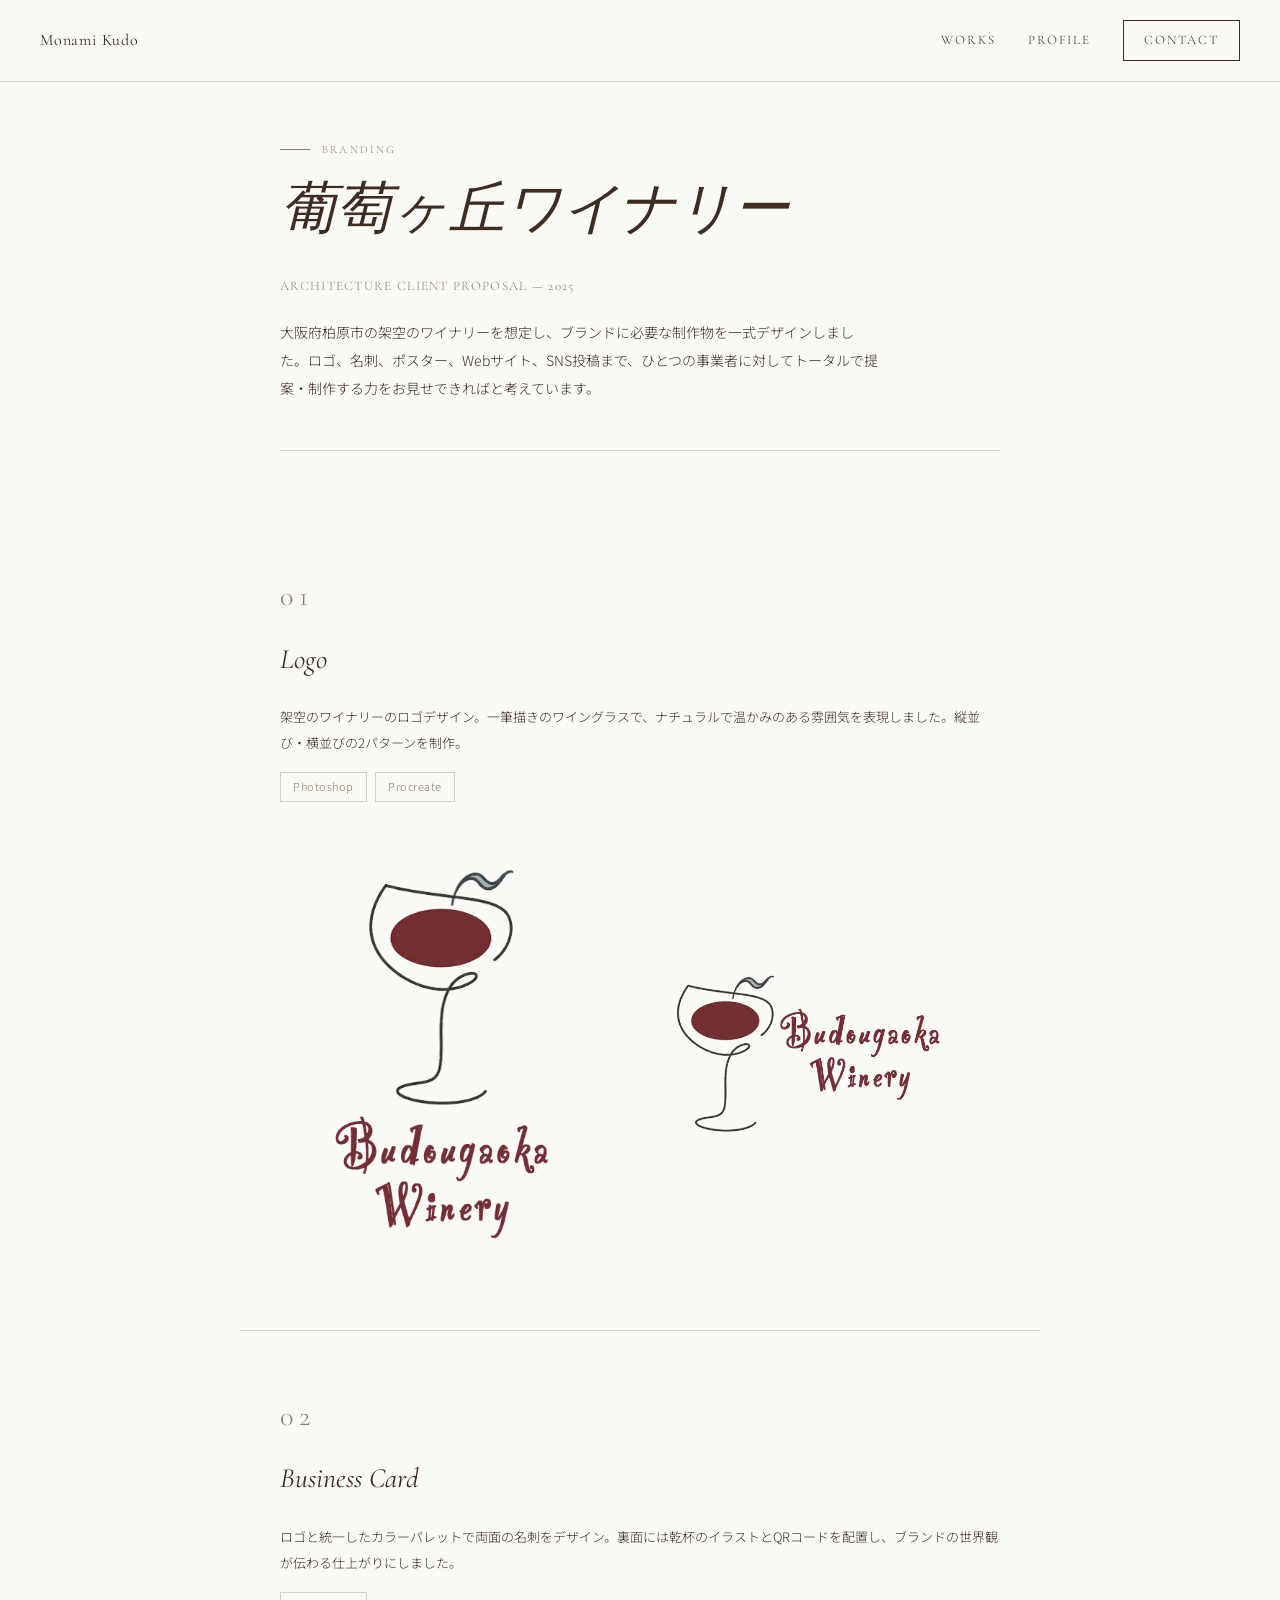
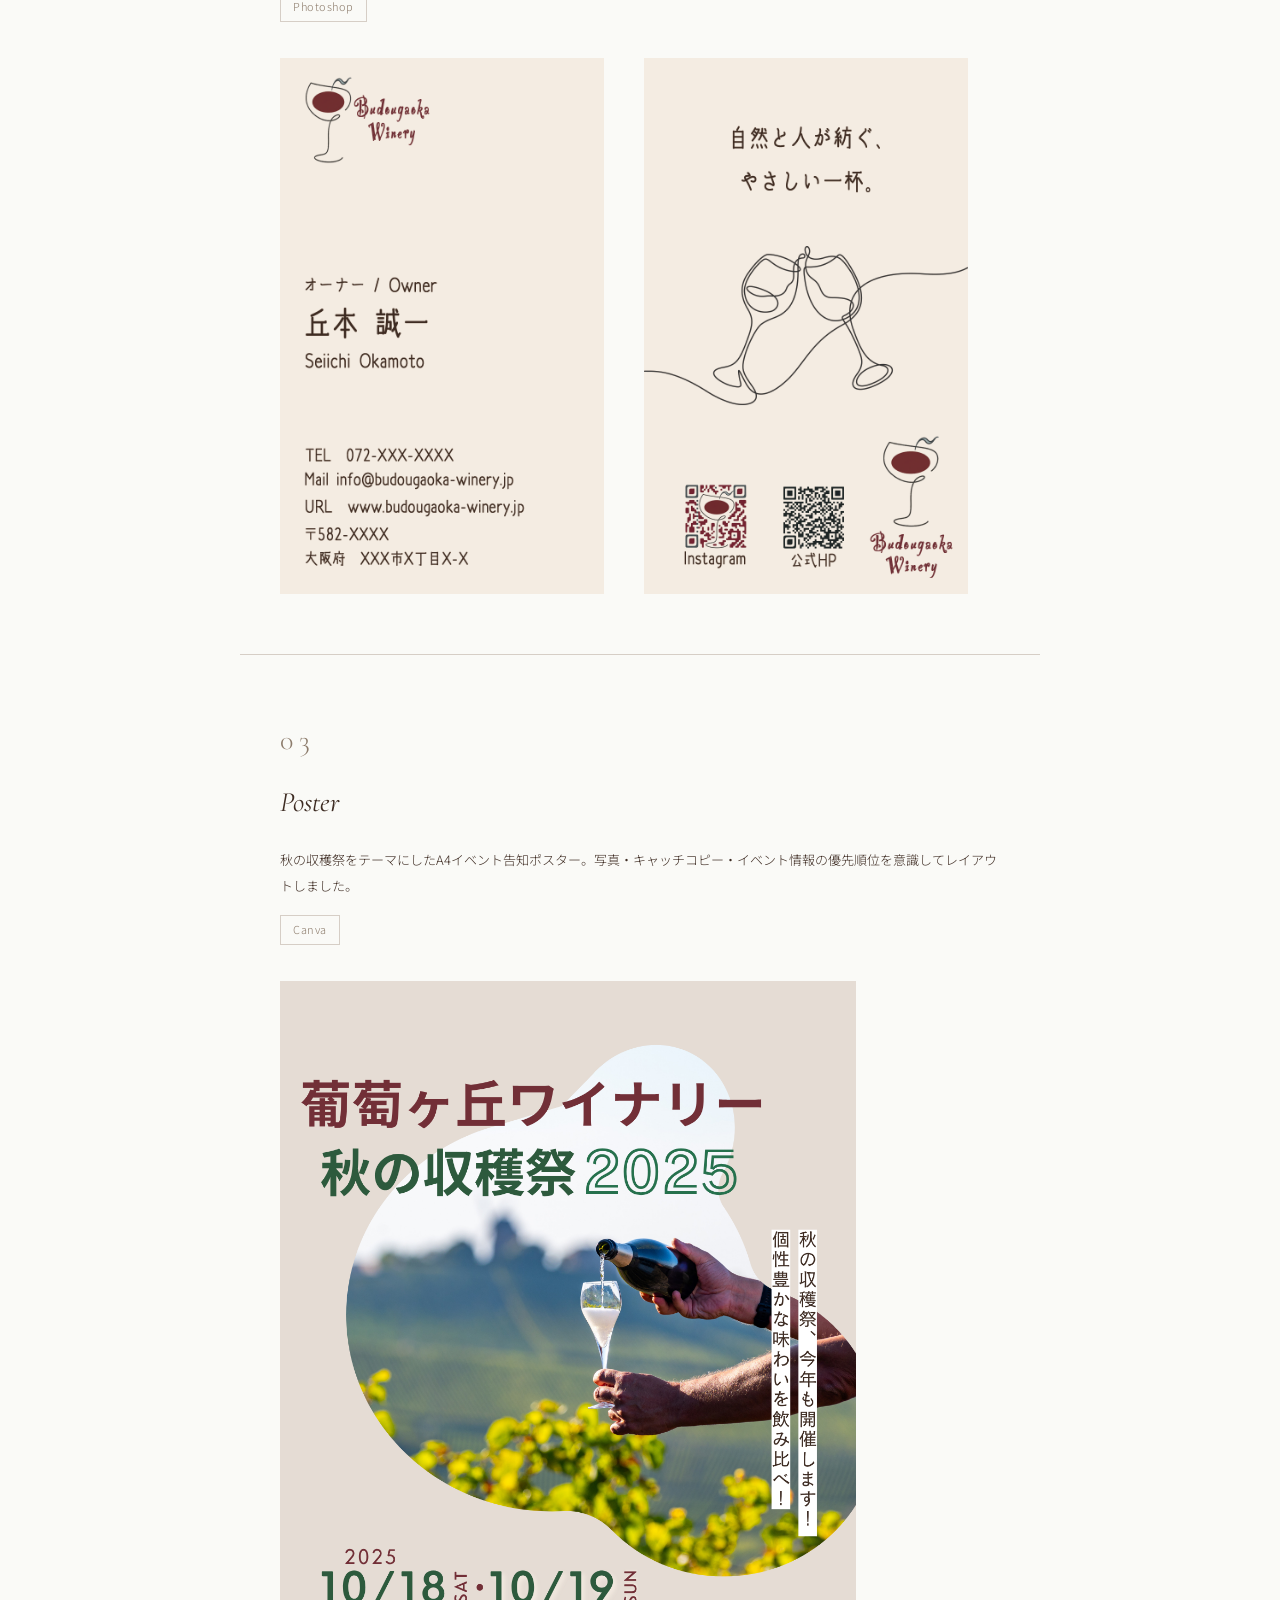
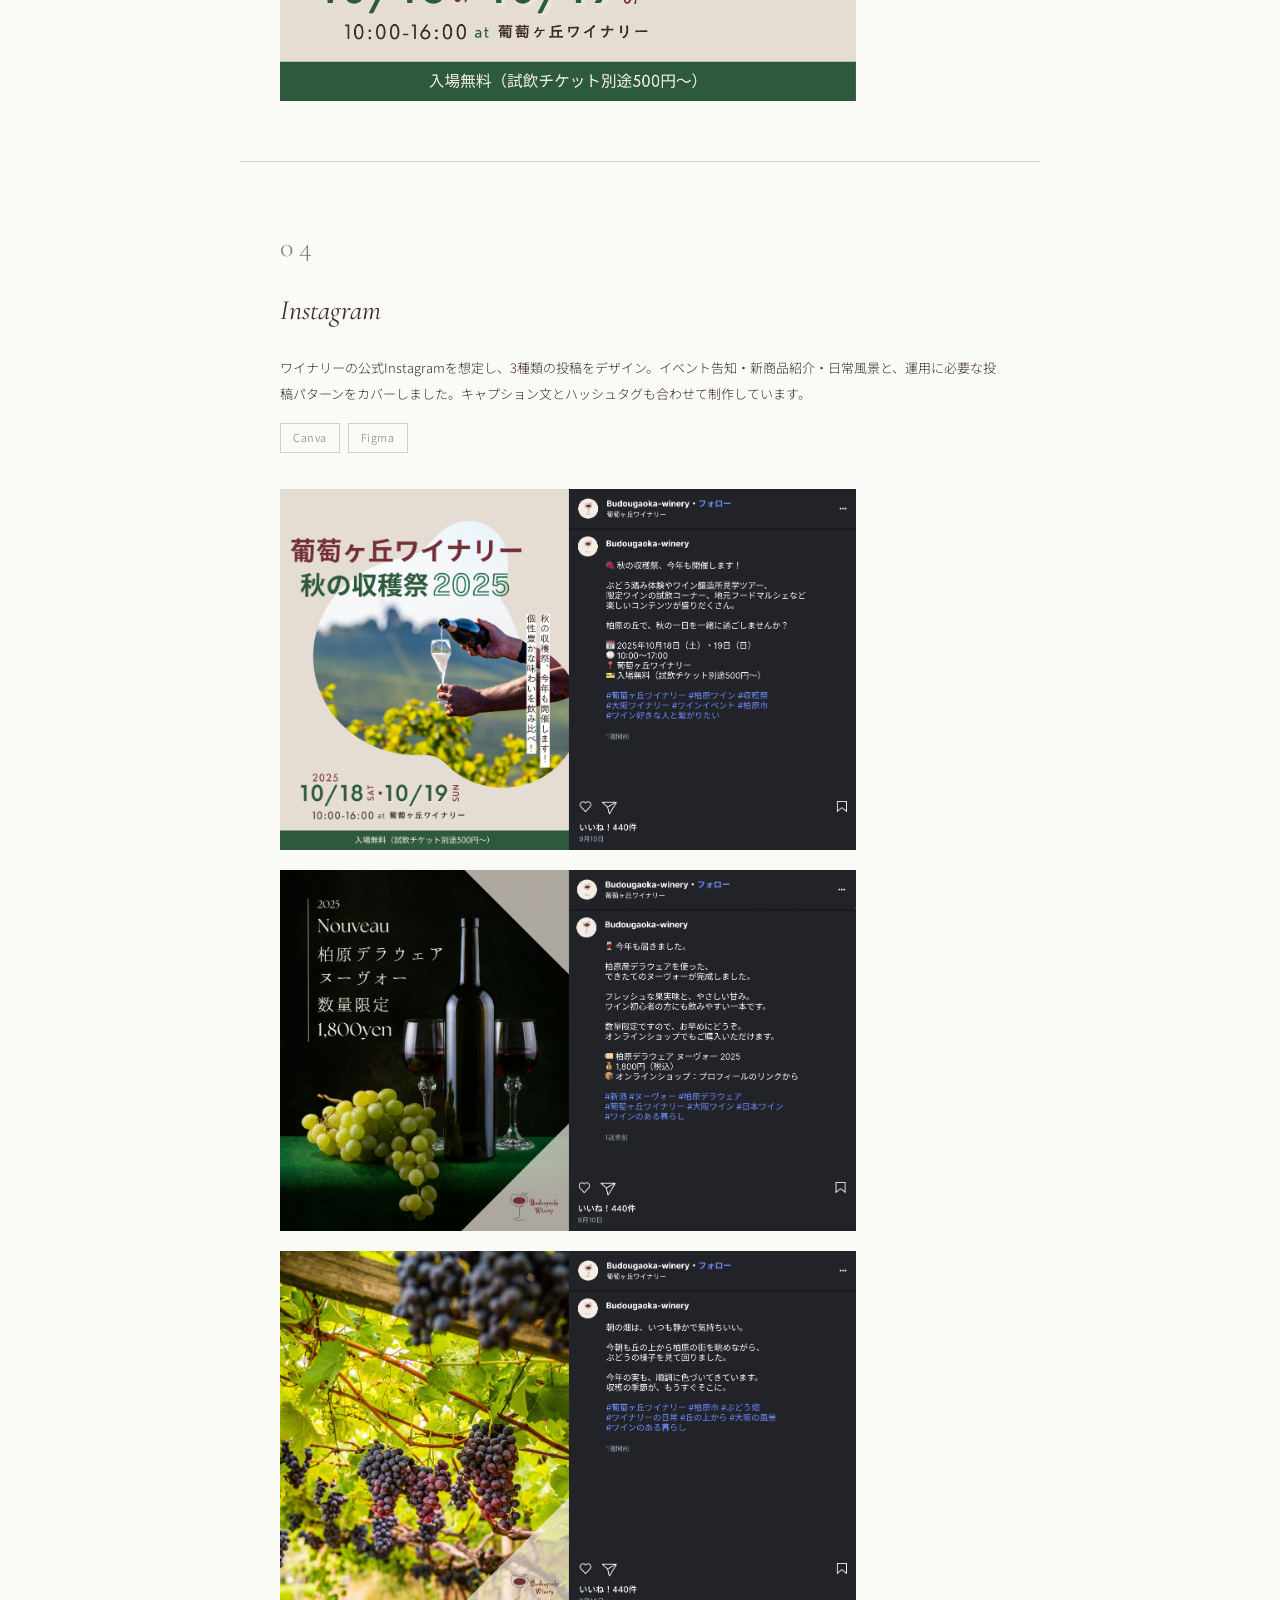
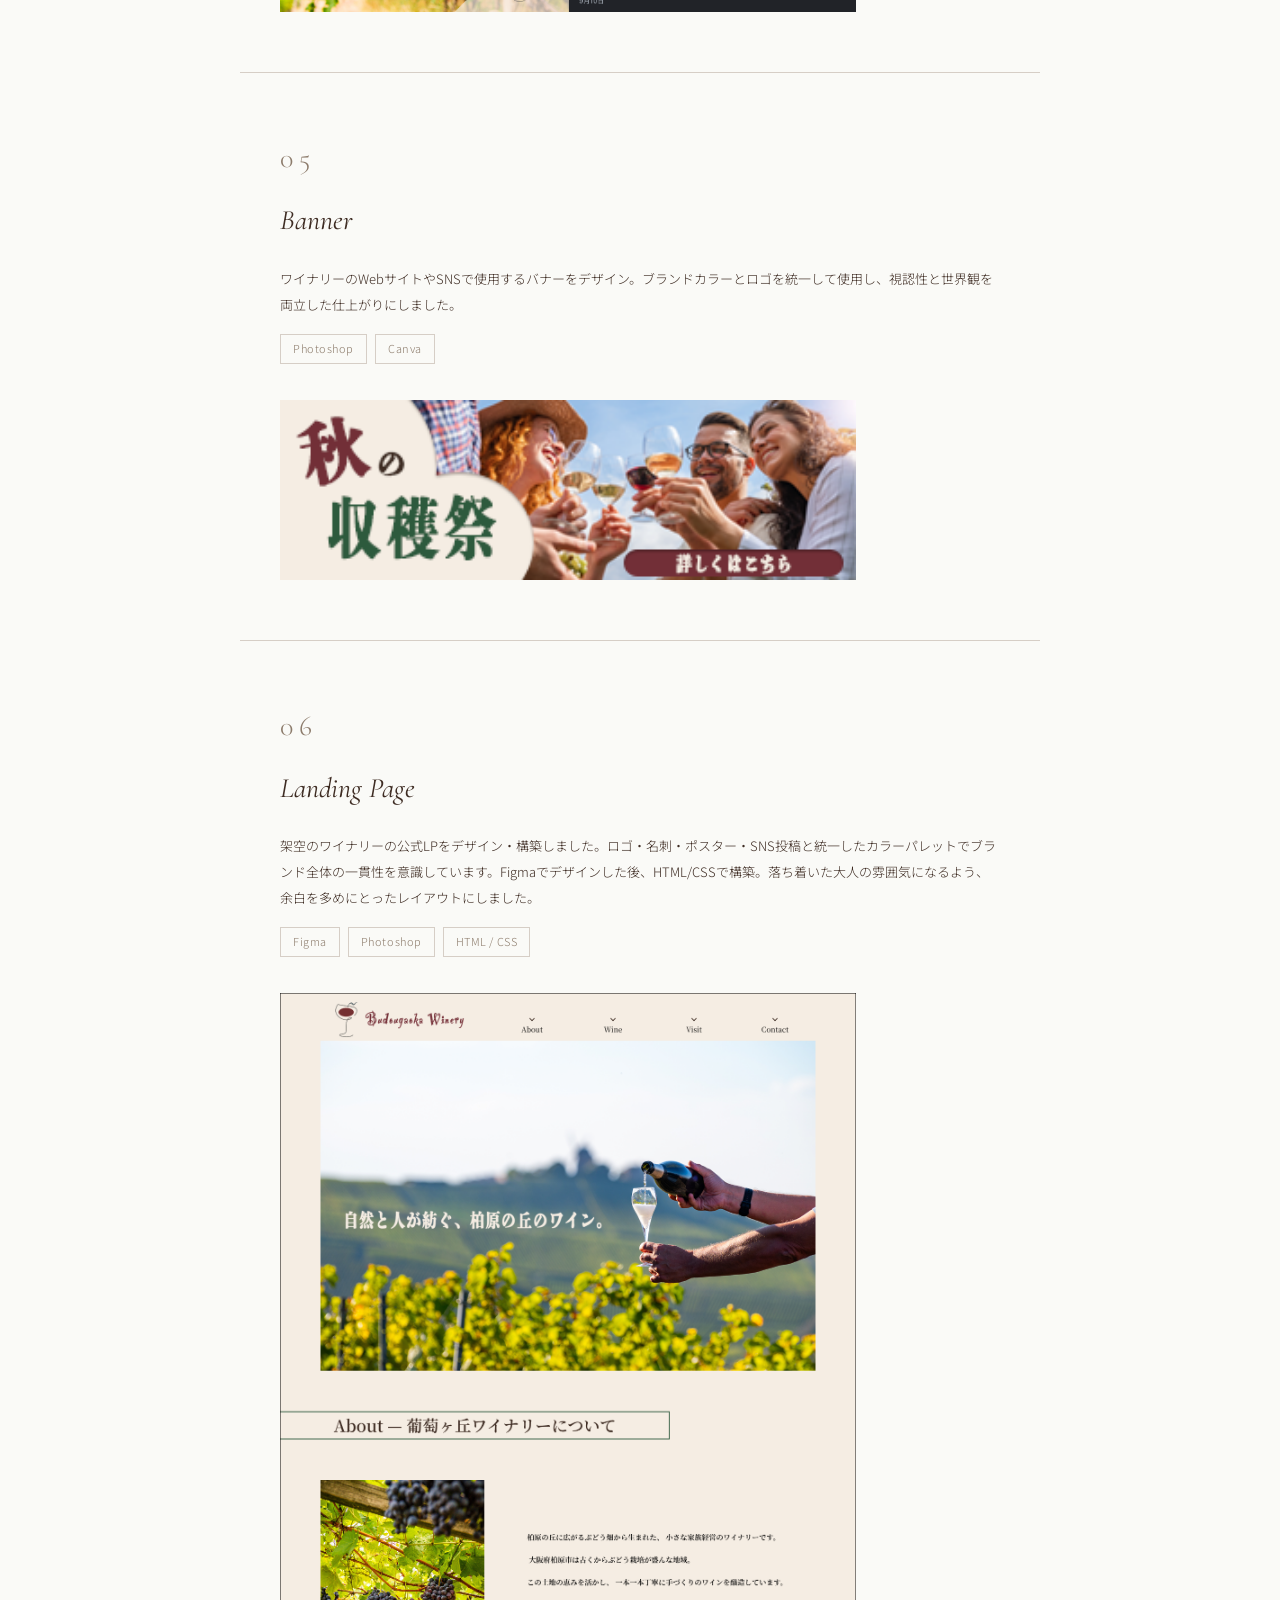
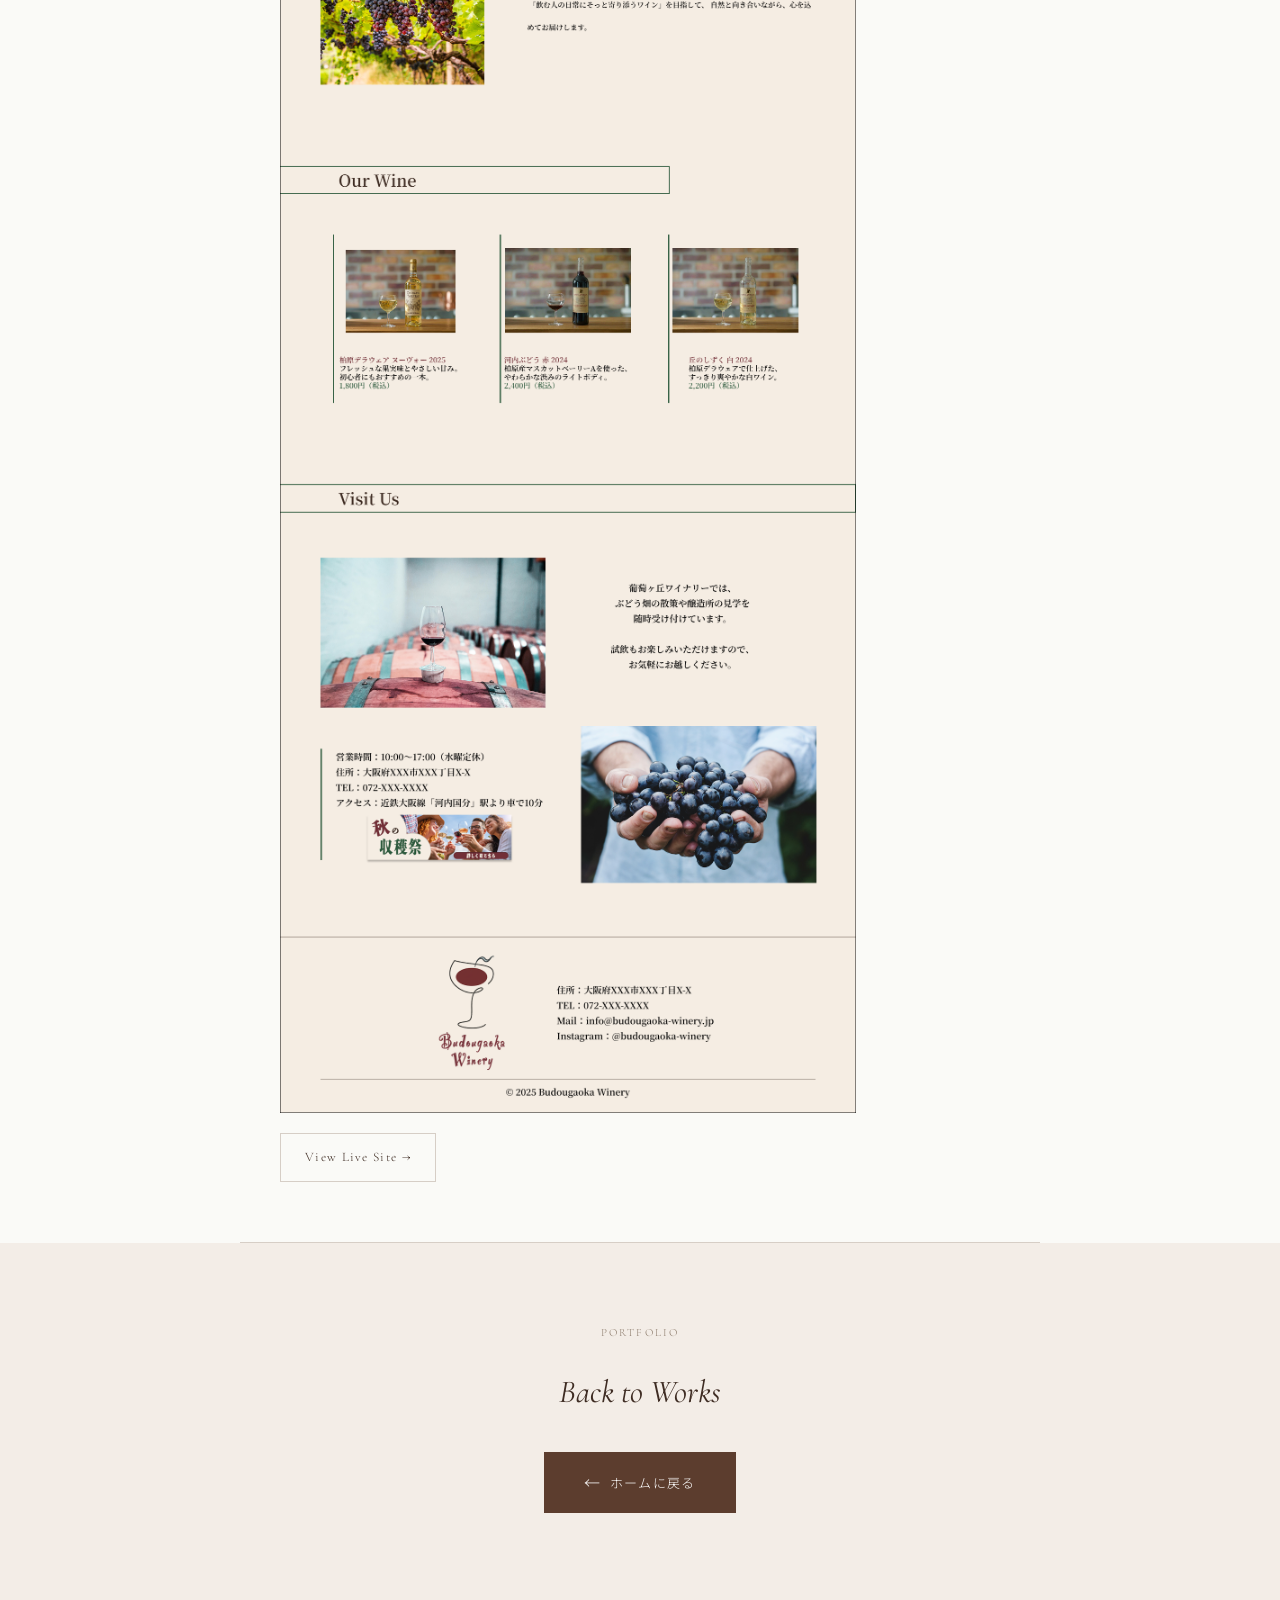
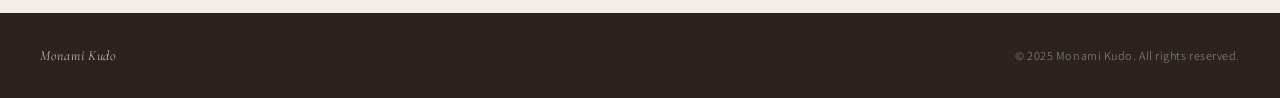
<file: branding.html>
<!DOCTYPE html>
<html lang="ja">
<head>
  <meta charset="UTF-8">
  <meta name="viewport" content="width=device-width, initial-scale=1.0">
  <title>Branding | Monami Kudo Portfolio</title>

  <link rel="preconnect" href="https://fonts.googleapis.com">
  <link rel="preconnect" href="https://fonts.gstatic.com" crossorigin>
  <link href="https://fonts.googleapis.com/css2?family=Cormorant+Garamond:ital,wght@0,300;0,400;0,500;0,600;1,300;1,400&family=Noto+Sans+JP:wght@300;400;500&display=swap" rel="stylesheet">

  <style>
    /* ============================================
       CSS変数（ホームと同じ色・フォントを使う）
       ============================================ */
    :root {
      --color-bg: #FAFAF7;
      --color-text: #3E2C23;
      --color-text-light: #8C7B6B;
      --color-accent: #6B4C3B;
      --color-border: #D6CEC6;
      --color-section-bg: #F3EDE7;
      --color-dark: #2C2220;
      --color-cta-bg: #5C3D2E;
      --color-white: #FFFFFF;
      --font-display: 'Cormorant Garamond', serif;
      --font-body: 'Noto Sans JP', sans-serif;
      --max-width: 800px; /* ホームより狭くして読みやすく */
    }

    *, *::before, *::after {
      margin: 0;
      padding: 0;
      box-sizing: border-box;
    }

    html {
      scroll-behavior: smooth;
    }

    body {
      font-family: var(--font-body);
      color: var(--color-text);
      background-color: var(--color-bg);
      line-height: 1.8;
      font-weight: 300;
      font-size: 14px;
      -webkit-font-smoothing: antialiased;
    }

    img {
      max-width: 100%;
      height: auto;
      display: block;
    }

    a {
      color: inherit;
      text-decoration: none;
    }

    /* ============================================
       ヘッダー（ホームと同じ）
       ============================================ */
    .header {
      position: fixed;
      top: 0;
      left: 0;
      width: 100%;
      z-index: 1000;
      padding: 20px 40px;
      display: flex;
      justify-content: space-between;
      align-items: center;
      background-color: rgba(250, 250, 247, 0.95);
      backdrop-filter: blur(10px);
      border-bottom: 1px solid var(--color-border);
    }

    .header__logo {
      font-family: var(--font-display);
      font-size: 16px;
      font-weight: 400;
      letter-spacing: 0.05em;
      color: var(--color-text);
    }

    .header__nav {
      display: flex;
      align-items: center;
      gap: 32px;
    }

    .header__nav a {
      font-family: var(--font-display);
      font-size: 13px;
      letter-spacing: 0.15em;
      color: var(--color-text);
      transition: opacity 0.3s ease;
    }

    .header__nav a:hover {
      opacity: 0.6;
    }

    .header__contact-btn {
      padding: 8px 20px;
      border: 1px solid var(--color-text);
      transition: all 0.3s ease;
    }

    .header__contact-btn:hover {
      background-color: var(--color-text);
      color: var(--color-white) !important;
      opacity: 1 !important;
    }

    /* ハンバーガーメニュー（スマホ用） */
    .hamburger {
      display: none;
      flex-direction: column;
      justify-content: center;
      align-items: center;
      gap: 5px;
      width: 30px;
      height: 30px;
      cursor: pointer;
      z-index: 1100;
      background: none;
      border: none;
      padding: 0;
    }

    .hamburger span {
      display: block;
      width: 22px;
      height: 1.5px;
      background-color: var(--color-text);
      transition: all 0.3s ease;
    }

    .hamburger.active span:nth-child(1) {
      transform: rotate(45deg) translate(5px, 5px);
    }
    .hamburger.active span:nth-child(2) {
      opacity: 0;
    }
    .hamburger.active span:nth-child(3) {
      transform: rotate(-45deg) translate(5px, -5px);
    }

    /* モバイルメニュー */
    .mobile-menu {
      display: none;
      position: fixed;
      top: 0;
      left: 0;
      width: 100%;
      height: 100vh;
      background-color: var(--color-dark);
      z-index: 1050;
      justify-content: center;
      align-items: center;
      flex-direction: column;
      gap: 40px;
      opacity: 0;
      transition: opacity 0.4s ease;
    }

    .mobile-menu.active {
      display: flex;
      opacity: 1;
    }

    .mobile-menu a {
      font-family: var(--font-display);
      font-size: 18px;
      letter-spacing: 0.2em;
      color: var(--color-border);
      transition: color 0.3s ease;
    }

    .mobile-menu a:hover {
      color: var(--color-white);
    }

    /* ============================================
       ページタイトルエリア（ヘッダーの下）
       ============================================ */
    .page-hero {
      /* padding-top（パディング・トップ）= 上の内側の余白。ヘッダーの高さ分（80px）下げる */
      padding-top: 140px;
      padding-bottom: 60px;
      padding-left: 40px;
      padding-right: 40px;
      max-width: var(--max-width);
      margin: 0 auto;
    }

    .page-hero__label {
      display: flex;
      align-items: center;
      gap: 12px;
      font-family: var(--font-display);
      font-size: 11px;
      letter-spacing: 0.2em;
      color: var(--color-text-light);
      margin-bottom: 16px;
      text-transform: uppercase;
    }

    .page-hero__label::before {
      content: '';
      display: block;
      width: 30px;
      height: 1px;
      background-color: var(--color-text-light);
    }

    .page-hero__title {
      font-family: var(--font-display);
      font-size: clamp(36px, 5vw, 56px);
      font-weight: 400;
      font-style: italic;
      line-height: 1.2;
      margin-bottom: 32px;
      color: var(--color-text);
    }

    /* クライアント名と概要 */
    .page-hero__client {
      font-family: var(--font-display);
      font-size: 13px;
      letter-spacing: 0.1em;
      color: var(--color-text-light);
      margin-bottom: 20px;
      text-transform: uppercase;
    }

    .page-hero__desc {
      font-size: 14px;
      line-height: 2;
      color: var(--color-text);
      max-width: 600px;
    }

    /* ページタイトルエリアの下の区切り線 */
    .page-hero__divider {
      width: 100%;
      height: 1px;
      background-color: var(--color-border);
      margin-top: 48px;
    }

    /* ============================================
       作品詳細セクション（各制作物のブロック）
       ============================================ */
    .work-section {
      padding: 60px 40px;
      max-width: var(--max-width);
      margin: 0 auto;
      /* border-bottom（ボーダー・ボトム）= 下の区切り線 */
      border-bottom: 1px solid var(--color-border);
    }

    /* 最後のセクションは区切り線なし */
    .work-section:last-of-type {
      border-bottom: none;
    }

    /* 各セクションの見出し（【ロゴ】など） */
    .work-section__label {
      font-family: var(--font-display);
      font-size: 28px;
      letter-spacing: 0.2em;
      color: var(--color-text-light);
      margin-bottom: 12px;
      text-transform: uppercase;
    }

    .work-section__title {
      font-family: var(--font-display);
      font-size: clamp(22px, 3vw, 28px);
      font-weight: 400;
      font-style: italic;
      margin-bottom: 20px;
      color: var(--color-text);
    }

    /* 説明文 */
    .work-section__text {
      font-size: 13px;
      line-height: 2;
      color: var(--color-text);
      margin-bottom: 12px;
    }

    /* 使用ツールの表示 */
    .work-section__tools {
      display: flex;
      flex-wrap: wrap;
      gap: 8px;
      margin-bottom: 36px;
      margin-top: 16px;
    }

    .work-section__tool-tag {
      font-size: 11px;
      padding: 4px 12px;
      border: 1px solid var(--color-border);
      letter-spacing: 0.05em;
      color: var(--color-text-light);
    }

    /* 画像エリア（1列で縦に並べる） */
    .work-section__images {
      display: flex;
      flex-direction: column; /* column（カラム）= 縦方向に並べる */
      gap: 20px;
    }

    /* 実際の画像 */
    .work-section__img {
      width: 80%;
      height: auto;
      display: block;
    }

    /* 仮の画像プレースホルダー（画像がない場合に表示） */
    .work-section__placeholder {
      width: 100%;
      /* aspect-ratio（アスペクト・レシオ）= 縦横比。16:9は横長の標準的な比率 */
      aspect-ratio: 16 / 9;
      background-color: var(--color-section-bg);
      display: flex;
      align-items: center;
      justify-content: center;
      font-family: var(--font-display);
      font-size: 13px;
      color: var(--color-text-light);
      letter-spacing: 0.1em;
    }

    /* 縦長画像用のプレースホルダー（名刺など） */
    .work-section__placeholder--tall {
      aspect-ratio: 3 / 2;
    }

    /* ============================================
       LPセクション専用（サイトリンクボタン）
       ============================================ */
    .work-section__link-btn {
      display: inline-flex;
      align-items: center;
      gap: 8px;
      font-family: var(--font-display);
      font-size: 13px;
      letter-spacing: 0.1em;
      color: var(--color-text);
      border: 1px solid var(--color-border);
      padding: 12px 24px;
      margin-top: 20px;
      transition: all 0.3s ease;
    }

    .work-section__link-btn:hover {
      background-color: var(--color-text);
      color: var(--color-white);
      border-color: var(--color-text);
    }

    /* ============================================
       ホームに戻るボタンエリア
       ============================================ */
    .back-section {
      padding: 80px 40px 100px;
      text-align: center;
      background-color: var(--color-section-bg);
    }

    .back-section__text {
      font-family: var(--font-display);
      font-size: 11px;
      letter-spacing: 0.2em;
      color: var(--color-text-light);
      margin-bottom: 20px;
      text-transform: uppercase;
    }

    .back-section__title {
      font-family: var(--font-display);
      font-size: clamp(24px, 3vw, 32px);
      font-weight: 400;
      font-style: italic;
      color: var(--color-text);
      margin-bottom: 32px;
    }

    .back-btn {
      display: inline-flex;
      align-items: center;
      gap: 8px;
      font-family: var(--font-body);
      font-size: 13px;
      letter-spacing: 0.1em;
      color: var(--color-white);
      background-color: var(--color-cta-bg);
      padding: 16px 40px;
      transition: background-color 0.3s ease;
    }

    .back-btn:hover {
      background-color: var(--color-text);
    }

    .back-btn__arrow {
      font-size: 16px;
      transition: transform 0.3s ease;
    }

    .back-btn:hover .back-btn__arrow {
      /* translateX（トランスレート・エックス）= X軸（横）方向に移動 */
      transform: translateX(-4px); /* 左に4px移動（← 戻るボタンなので左向き） */
    }

    /* ============================================
       フッター（ホームと同じ）
       ============================================ */
    .footer {
      background-color: var(--color-dark);
      color: var(--color-border);
      padding: 30px 40px;
      display: flex;
      justify-content: space-between;
      align-items: center;
    }

    .footer__logo {
      font-family: var(--font-display);
      font-size: 14px;
      letter-spacing: 0.05em;
      font-style: italic;
    }

    .footer__copy {
      font-size: 11px;
      letter-spacing: 0.05em;
      color: rgba(214, 206, 198, 0.6);
    }

    /* ============================================
       フェードインアニメーション（ホームと同じ）
       ============================================ */
    .fade-in {
      opacity: 0;
      transform: translateY(24px);
      transition: opacity 0.8s ease, transform 0.8s ease;
    }

    .fade-in.visible {
      opacity: 1;
      transform: translateY(0);
    }



    /* ロゴ画像のサイズ調整・横並び */
.logo-grid {
  display: flex;
  flex-direction: row;     /* row（ロウ）= 横方向に並べる */
  gap: 40px;
  align-items: center;
}

.logo-grid .work-section__img {
  width: 45%;              /* 横幅を45%に制限 */
  height: auto;            /* 高さは自動（縦横比を保つ） */
  flex-shrink: 0;          /* flex-shrink（フレックス・シュリンク）= 画像が縮まないようにする */
}


    /* ============================================
       レスポンシブ対応（スマホ：768px以下）
       ============================================ */
    @media (max-width: 768px) {
      .header {
        padding: 16px 20px;
      }

      .header__nav {
        display: none;
      }

      .hamburger {
        display: flex;
      }

      .page-hero {
        padding-top: 100px;
        padding-left: 24px;
        padding-right: 24px;
      }

      .work-section {
        padding: 48px 24px;
      }

      .back-section {
        padding: 60px 24px 80px;
      }

      .footer {
        flex-direction: column;
        gap: 12px;
        text-align: center;
        padding: 24px 20px;
      }
    }
  </style>
</head>

<body>

  <!-- ============================================
       ヘッダー
       ============================================ -->
  <header class="header" id="header">
    <a href="index.html" class="header__logo">Monami Kudo</a>

    <nav class="header__nav">
      <a href="index.html#works">WORKS</a>
      <a href="index.html#profile">PROFILE</a>
      <a href="index.html#contact" class="header__contact-btn">CONTACT</a>
    </nav>

    <button class="hamburger" id="hamburger" aria-label="メニューを開く">
      <span></span>
      <span></span>
      <span></span>
    </button>
  </header>

  <!-- モバイルメニュー -->
  <div class="mobile-menu" id="mobileMenu">
    <a href="index.html#works" class="mobile-menu__link">WORKS</a>
    <a href="index.html#profile" class="mobile-menu__link">PROFILE</a>
    <a href="index.html#contact">CONTACT</a>
  </div>

  <!-- ============================================
       ページタイトルエリア
       ============================================ -->
  <div class="page-hero fade-in">
    <p class="page-hero__label">Branding</p>
    <h1 class="page-hero__title">葡萄ヶ丘ワイナリー</h1>
    <p class="page-hero__client">Architecture Client Proposal — 2025</p>
    <p class="page-hero__desc">大阪府柏原市の架空のワイナリーを想定し、ブランドに必要な制作物を一式デザインしました。ロゴ、名刺、ポスター、Webサイト、SNS投稿まで、ひとつの事業者に対してトータルで提案・制作する力をお見せできればと考えています。</p>
    <div class="page-hero__divider"></div>
  </div>

  <!-- ============================================
       ロゴ
       ============================================ -->
  <div class="work-section fade-in">
    <p class="work-section__label">01</p>
    <h2 class="work-section__title">Logo</h2>
    <p class="work-section__text">架空のワイナリーのロゴデザイン。一筆描きのワイングラスで、ナチュラルで温かみのある雰囲気を表現しました。縦並び・横並びの2パターンを制作。</p>
    <div class="work-section__tools">
      <span class="work-section__tool-tag">Photoshop</span>
      <span class="work-section__tool-tag">Procreate</span>
    </div>

    <div class="work-section__images logo-grid">
      <!-- 画像が用意できたら下のコメントを外して使う -->
        <img src="images/budougaoka-logo2.png" alt="葡萄ヶ丘ワイナリー ロゴ 縦" class="work-section__img">
        <img src="images/budougaoka-logo3.png" alt="葡萄ヶ丘ワイナリー ロゴ 横" class="work-section__img">
    </div>
  </div>

  <!-- ============================================
       名刺
       ============================================ -->
  <div class="work-section fade-in">
    <p class="work-section__label">02</p>
    <h2 class="work-section__title">Business Card</h2>
    <p class="work-section__text">ロゴと統一したカラーパレットで両面の名刺をデザイン。裏面には乾杯のイラストとQRコードを配置し、ブランドの世界観が伝わる仕上がりにしました。</p>
    <div class="work-section__tools">
      <span class="work-section__tool-tag">Photoshop</span>
    </div>

  <div class="work-section__images logo-grid">
      <img src="images/budou.meishi.png" alt="葡萄ヶ丘ワイナリー 名刺 表" class="work-section__img">
      <img src="images/meishi-ura.png" alt="葡萄ヶ丘ワイナリー 名刺 裏" class="work-section__img">
    </div>
  </div>

  <!-- ============================================
       ポスター
       ============================================ -->
  <div class="work-section fade-in">
    <p class="work-section__label">03</p>
    <h2 class="work-section__title">Poster</h2>
    <p class="work-section__text">秋の収穫祭をテーマにしたA4イベント告知ポスター。写真・キャッチコピー・イベント情報の優先順位を意識してレイアウトしました。</p>
    <div class="work-section__tools">
      <span class="work-section__tool-tag">Canva</span>
    </div>

    <div class="work-section__images">
      <img src="images/Instagram-1.png" alt="葡萄ヶ丘ワイナリー 収穫祭ポスター" class="work-section__img">
    </div>
  </div>

  <!-- ============================================
       Instagram投稿
       ============================================ -->
  <div class="work-section fade-in">
    <p class="work-section__label">04</p>
    <h2 class="work-section__title">Instagram</h2>
    <p class="work-section__text">ワイナリーの公式Instagramを想定し、3種類の投稿をデザイン。イベント告知・新商品紹介・日常風景と、運用に必要な投稿パターンをカバーしました。キャプション文とハッシュタグも合わせて制作しています。</p>
    <div class="work-section__tools">
      <span class="work-section__tool-tag">Canva</span>
      <span class="work-section__tool-tag">Figma</span>
    </div>

    <div class="work-section__images">
     <img src="images/frame-1.png" alt="Instagram イベント告知" class="work-section__img">
     <img src="images/frame-2.png" alt="Instagram 新商品紹介" class="work-section__img">
     <img src="images/frame-3.png" alt="Instagram 日常風景" class="work-section__img">
    </div>
  </div>

  <!-- ============================================
       バナー
       ============================================ -->
  <div class="work-section fade-in">
    <p class="work-section__label">05</p>
    <h2 class="work-section__title">Banner</h2>
    <p class="work-section__text">ワイナリーのWebサイトやSNSで使用するバナーをデザイン。ブランドカラーとロゴを統一して使用し、視認性と世界観を両立した仕上がりにしました。</p>
    <div class="work-section__tools">
      <span class="work-section__tool-tag">Photoshop</span>
      <span class="work-section__tool-tag">Canva</span>
    </div>

    <div class="work-section__images">
      <!-- 画像が用意できたら下のコメントを外して使う -->
      <img src="images/budou-banner.png" alt="葡萄ヶ丘ワイナリー バナー1" class="work-section__img">  
    </div>
  </div>

  <!-- ============================================
       LP（ランディングページ）
       ============================================ -->
  <div class="work-section fade-in">
    <p class="work-section__label">06</p>
    <h2 class="work-section__title">Landing Page</h2>
    <p class="work-section__text">架空のワイナリーの公式LPをデザイン・構築しました。ロゴ・名刺・ポスター・SNS投稿と統一したカラーパレットでブランド全体の一貫性を意識しています。Figmaでデザインした後、HTML/CSSで構築。落ち着いた大人の雰囲気になるよう、余白を多めにとったレイアウトにしました。</p>
    <div class="work-section__tools">
      <span class="work-section__tool-tag">Figma</span>
      <span class="work-section__tool-tag">Photoshop</span>
      <span class="work-section__tool-tag">HTML / CSS</span>
    </div>

    <div class="work-section__images">
      <img src="images/lp.png" alt="LP ファーストビュー" class="work-section__img">
    </div>

    <!-- 架空サイトへのリンクボタン -->
    <a href="https://mona07240724.github.io/budougaoka-winery/" target="_blank" class="work-section__link-btn">
      View Live Site →
    </a>
  </div>

  <!-- ============================================
       ホームに戻るセクション
       ============================================ -->
  <div class="back-section fade-in">
    <p class="back-section__text">Portfolio</p>
    <h2 class="back-section__title">Back to Works</h2>
    <a href="index.html#works" class="back-btn">
      <span class="back-btn__arrow">←</span>
      ホームに戻る
    </a>
  </div>

  <!-- ============================================
       フッター
       ============================================ -->
  <footer class="footer">
    <span class="footer__logo">Monami Kudo</span>
    <span class="footer__copy">© 2025 Monami Kudo. All rights reserved.</span>
  </footer>

  <!-- JavaScript -->
  <script>
    // ハンバーガーメニューの開閉
    const hamburger = document.getElementById('hamburger');
    const mobileMenu = document.getElementById('mobileMenu');

    hamburger.addEventListener('click', () => {
      hamburger.classList.toggle('active');
      mobileMenu.classList.toggle('active');
      if (mobileMenu.classList.contains('active')) {
        document.body.style.overflow = 'hidden';
      } else {
        document.body.style.overflow = '';
      }
    });

    // モバイルメニュー内のリンクをクリックしたら閉じる
    const mobileLinks = document.querySelectorAll('.mobile-menu a');
    mobileLinks.forEach(link => {
      link.addEventListener('click', () => {
        hamburger.classList.remove('active');
        mobileMenu.classList.remove('active');
        document.body.style.overflow = '';
      });
    });

    // フェードインアニメーション
    const fadeElements = document.querySelectorAll('.fade-in');
    const observer = new IntersectionObserver((entries) => {
      entries.forEach(entry => {
        if (entry.isIntersecting) {
          entry.target.classList.add('visible');
          observer.unobserve(entry.target);
        }
      });
    }, {
      threshold: 0.1,
      rootMargin: '0px 0px -40px 0px'
    });

    fadeElements.forEach(el => observer.observe(el));
  </script>

</body>
</html>
</file>
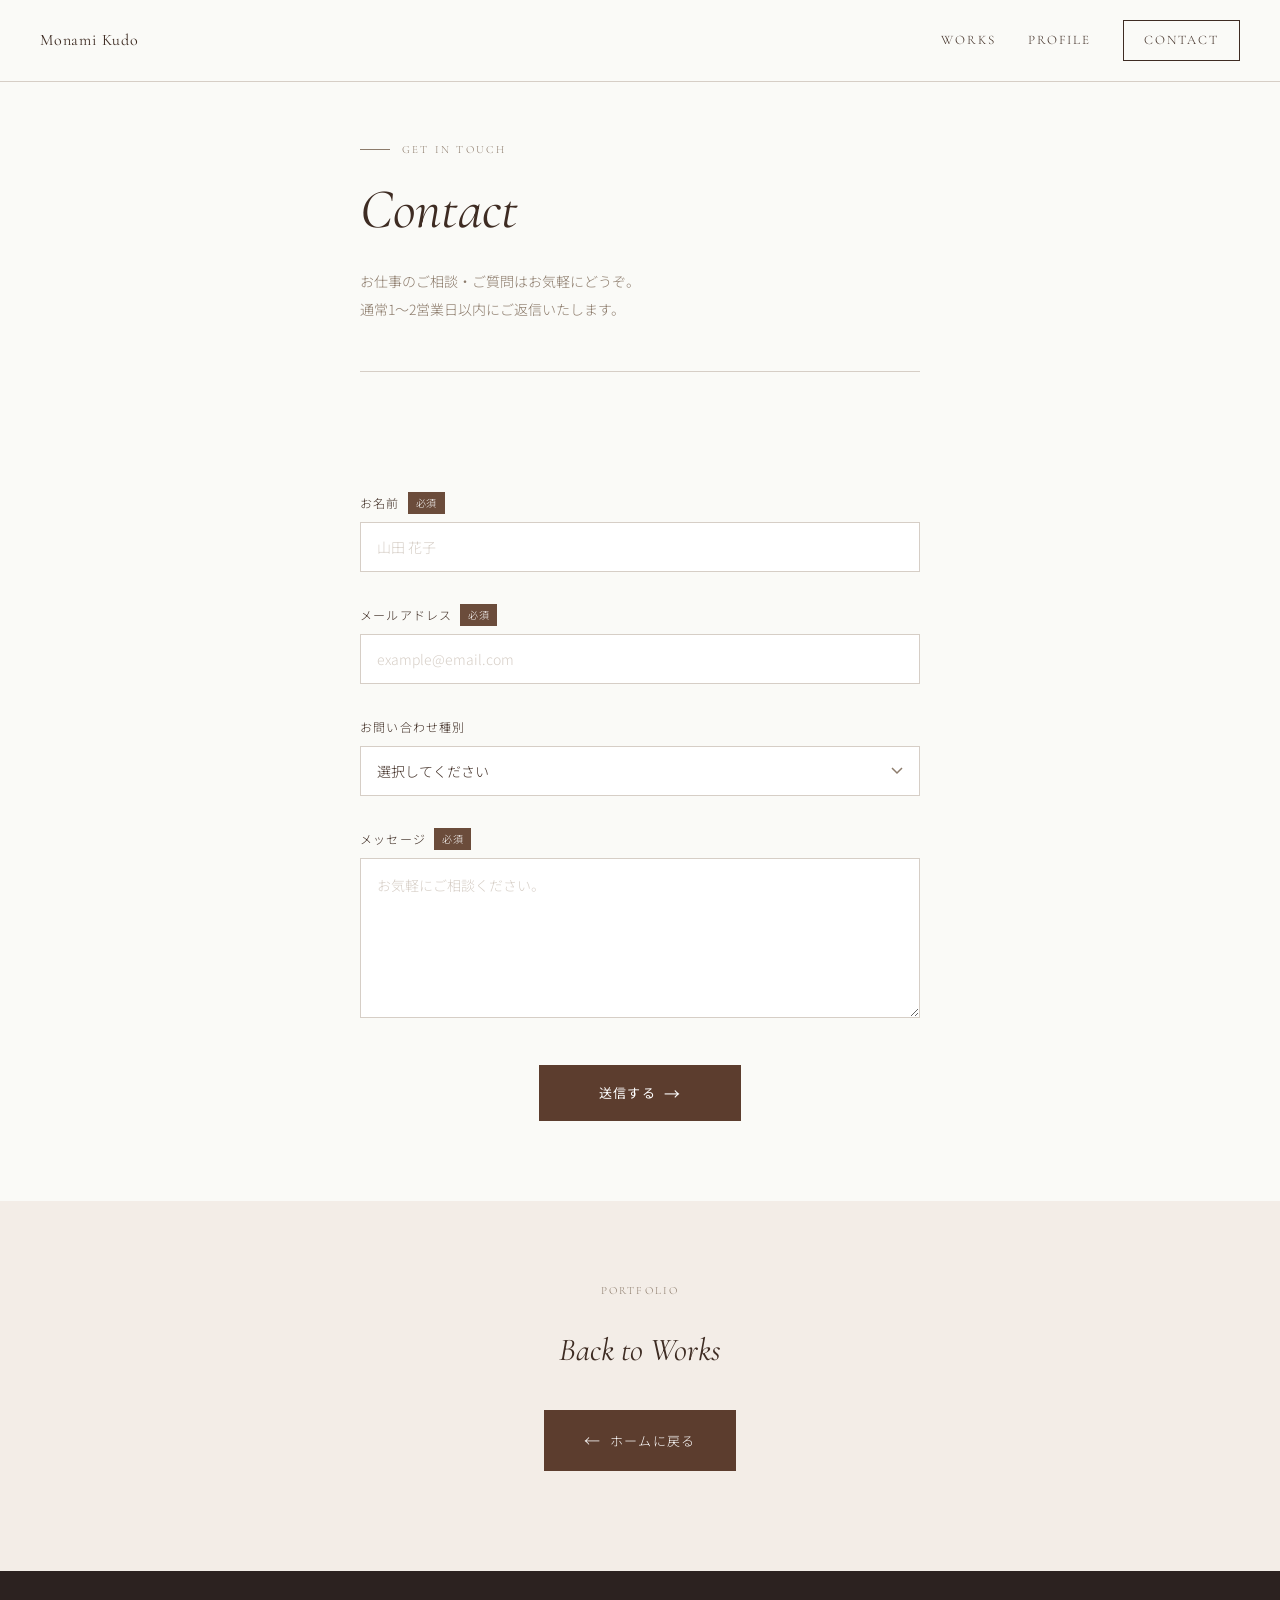
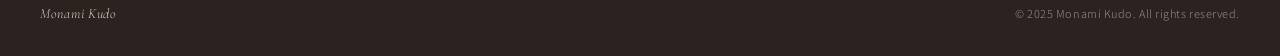
<file: contact.html>
<!DOCTYPE html>
<html lang="ja">
<head>
  <meta charset="UTF-8">
  <meta name="viewport" content="width=device-width, initial-scale=1.0">
  <title>Contact | Monami Kudo Portfolio</title>

  <link rel="preconnect" href="https://fonts.googleapis.com">
  <link rel="preconnect" href="https://fonts.gstatic.com" crossorigin>
  <link href="https://fonts.googleapis.com/css2?family=Cormorant+Garamond:ital,wght@0,300;0,400;0,500;0,600;1,300;1,400&family=Noto+Sans+JP:wght@300;400;500&display=swap" rel="stylesheet">

  <link rel="stylesheet" href="contact.css">
</head>

<body>

  <!-- ============================================
       ヘッダー
       ============================================ -->
  <header class="header" id="header">
    <a href="index.html" class="header__logo">Monami Kudo</a>

    <nav class="header__nav">
      <a href="index.html#works">WORKS</a>
      <a href="index.html#profile">PROFILE</a>
      <a href="index.html#contact" class="header__contact-btn">CONTACT</a>
    </nav>

    <button class="hamburger" id="hamburger" aria-label="メニューを開く">
      <span></span>
      <span></span>
      <span></span>
    </button>
  </header>

  <!-- モバイルメニュー -->
  <div class="mobile-menu" id="mobileMenu">
    <a href="index.html#works" class="mobile-menu__link">WORKS</a>
    <a href="index.html#profile" class="mobile-menu__link">PROFILE</a>
    <a href="index.html#contact">CONTACT</a>
  </div>

  <!-- ============================================
       ページタイトルエリア
       ============================================ -->
  <div class="page-hero fade-in">
    <p class="page-hero__label">Get in Touch</p>
    <h1 class="page-hero__title">Contact</h1>
    <p class="page-hero__desc">お仕事のご相談・ご質問はお気軽にどうぞ。<br>通常1〜2営業日以内にご返信いたします。</p>
    <div class="page-hero__divider"></div>
  </div>

  <!-- ============================================
       お問い合わせフォーム
       action（アクション）= フォームの送信先URL
       method="POST"（メソッド：ポスト）= データを送信する方式
       ============================================ -->
  <div class="contact-section fade-in">
    <form
      class="contact-form"
      action="https://formspree.io/f/mkokzvnk"
      method="POST"
    >
      <input type="hidden" name="_next" value="https://mona07240724.github.io/portfolio/contact.html?thanks">
      
      <!-- お名前 -->
      <div class="form-group">
        <label class="form-label" for="name">
          お名前
          <span class="form-label__required">必須</span>
        </label>
        <!-- required（リクワイアード）= 入力必須にする -->
        <input
          class="form-input"
          type="text"
          id="name"
          name="name"
          placeholder="山田 花子"
          required
        >
      </div>

      <!-- メールアドレス -->
      <div class="form-group">
        <label class="form-label" for="email">
          メールアドレス
          <span class="form-label__required">必須</span>
        </label>
        <!-- type="email"（タイプ：メール）= メール形式かチェックしてくれる -->
        <input
          class="form-input"
          type="email"
          id="email"
          name="email"
          placeholder="example@email.com"
          required
        >
      </div>

      <!-- お問い合わせ種別 -->
      <div class="form-group">
        <label class="form-label" for="type">
          お問い合わせ種別
        </label>
        <!-- select（セレクト）= プルダウンメニュー -->
        <select class="form-input form-select" id="type" name="type">
          <option value="">選択してください</option>
          <option value="お仕事のご依頼">お仕事のご依頼</option>
          <option value="お見積もりのご相談">お見積もりのご相談</option>
          <option value="その他のご質問">その他のご質問</option>
        </select>
      </div>

      <!-- メッセージ -->
      <div class="form-group">
        <label class="form-label" for="message">
          メッセージ
          <span class="form-label__required">必須</span>
        </label>
        <!-- textarea（テキストエリア）= 複数行のテキスト入力欄 -->
        <textarea
          class="form-input form-textarea"
          id="message"
          name="message"
          placeholder="お気軽にご相談ください。"
          required
        ></textarea>
      </div>

      <!-- 送信ボタン -->
      <div class="form-submit">
        <!-- type="submit"（タイプ：サブミット）= フォームを送信するボタン -->
        <button class="submit-btn" type="submit">
          送信する
          <span class="submit-btn__arrow">→</span>
        </button>
      </div>

    </form>
  </div>

  <!-- ============================================
       送信完了メッセージ（Formspreeのリダイレクト後に表示）
       URLに ?success=true が付いている場合に表示する
       ============================================ -->
  <div class="success-message" id="successMessage">
    <p class="success-message__icon">✓</p>
    <p class="success-message__title">送信完了しました</p>
    <p class="success-message__text">お問い合わせありがとうございます。<br>1〜2営業日以内にご返信いたします。</p>
    <a href="index.html" class="success-message__btn">ホームに戻る</a>
  </div>

  <!-- ============================================
       ホームに戻るセクション
       ============================================ -->
  <div class="back-section fade-in">
    <p class="back-section__text">Portfolio</p>
    <h2 class="back-section__title">Back to Works</h2>
    <a href="index.html#works" class="back-btn">
      <span class="back-btn__arrow">←</span>
      ホームに戻る
    </a>
  </div>

  <!-- フッター -->
  <footer class="footer">
    <span class="footer__logo">Monami Kudo</span>
    <span class="footer__copy">© 2025 Monami Kudo. All rights reserved.</span>
  </footer>

  <script src="contact.js" defer></script>

</body>
</html>
</file>
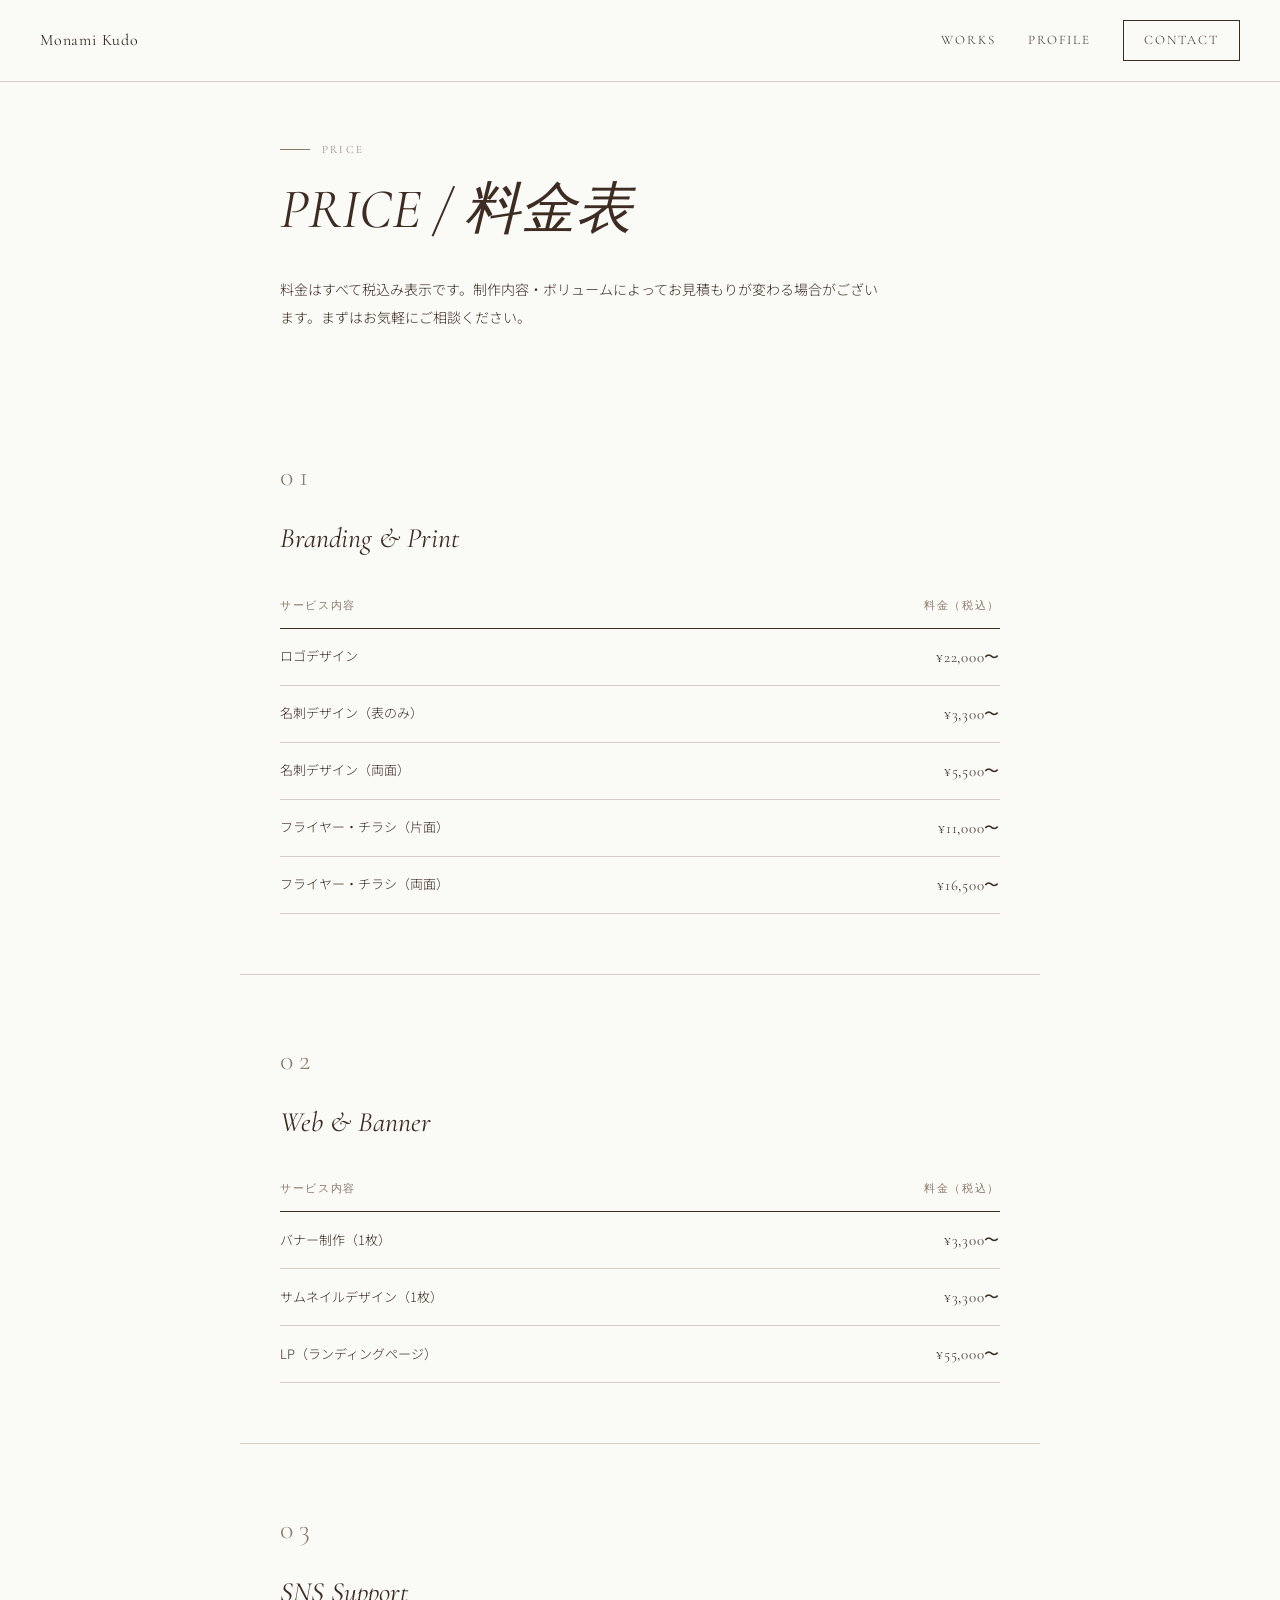
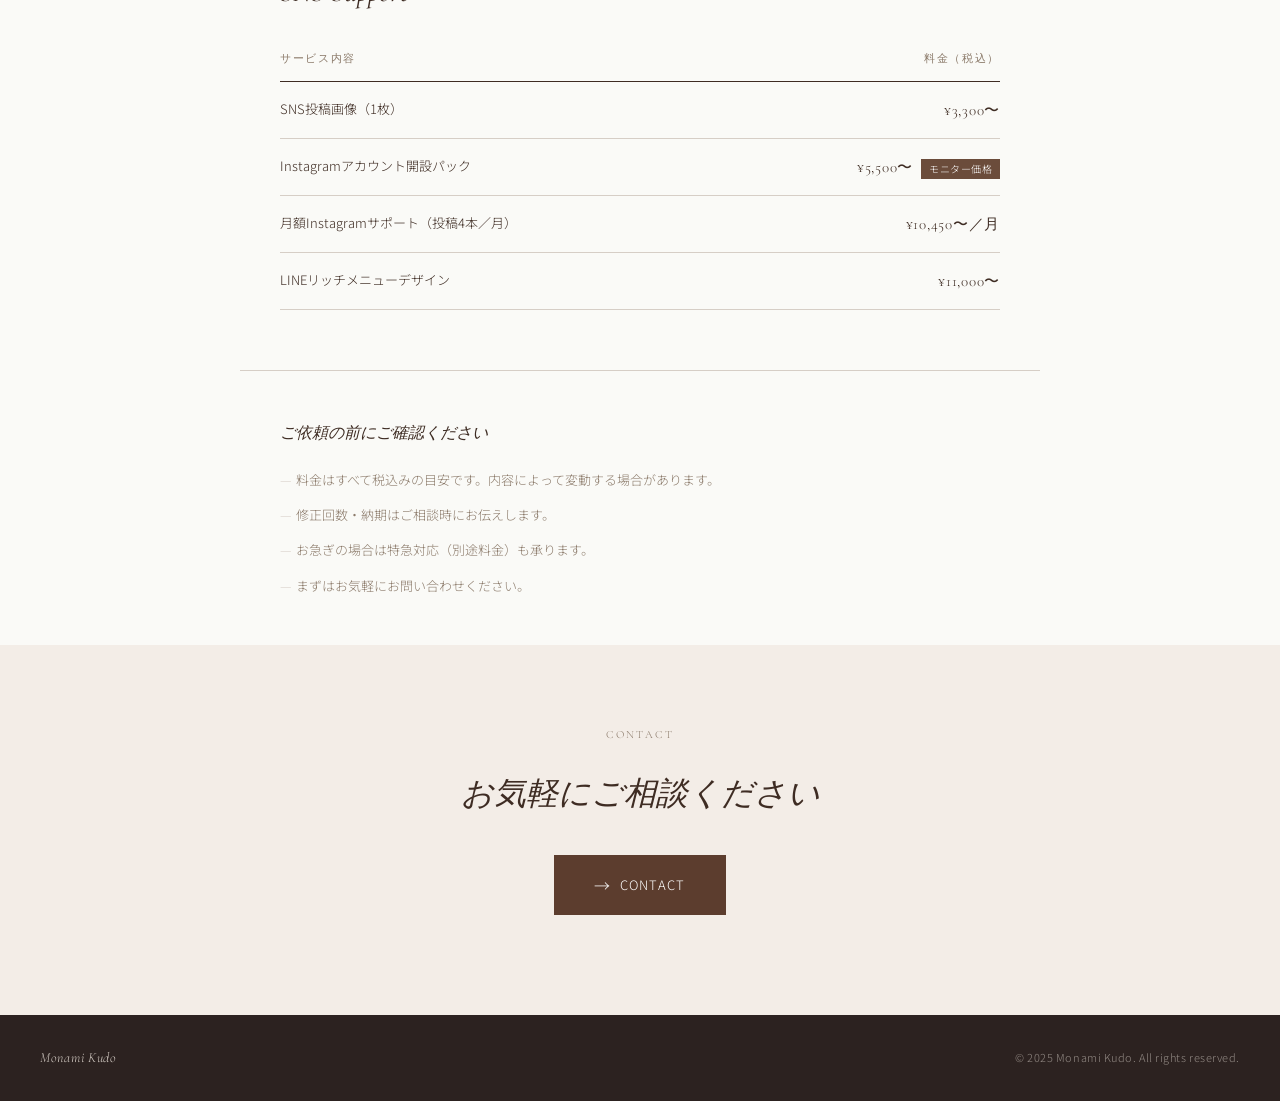
<file: price.html>
<!DOCTYPE html>
<html lang="ja">
<head>
  <meta charset="UTF-8">
  <meta name="viewport" content="width=device-width, initial-scale=1.0">
  <title>Price | Monami Kudo Portfolio</title>

  <link rel="preconnect" href="https://fonts.googleapis.com">
  <link rel="preconnect" href="https://fonts.gstatic.com" crossorigin>
  <link href="https://fonts.googleapis.com/css2?family=Cormorant+Garamond:ital,wght@0,300;0,400;0,500;0,600;1,300;1,400&family=Noto+Sans+JP:wght@300;400;500&display=swap" rel="stylesheet">

  <link rel="stylesheet" href="price.css">
</head>

<body>

  <!-- ============================================
       ヘッダー
       ============================================ -->
  <header class="header" id="header">
    <a href="index.html" class="header__logo">Monami Kudo</a>

    <nav class="header__nav">
      <a href="index.html#works">WORKS</a>
      <a href="index.html#profile">PROFILE</a>
      <a href="index.html#contact" class="header__contact-btn">CONTACT</a>
    </nav>

    <!-- ハンバーガーボタン（スマホ用） -->
    <button class="hamburger" id="hamburger" aria-label="メニューを開く">
      <span></span>
      <span></span>
      <span></span>
    </button>
  </header>

  <!-- モバイルメニュー -->
  <div class="mobile-menu" id="mobileMenu">
    <a href="index.html#works" class="mobile-menu__link">WORKS</a>
    <a href="index.html#profile" class="mobile-menu__link">PROFILE</a>
    <a href="index.html#contact">CONTACT</a>
  </div>

  <!-- ============================================
       ページタイトルエリア
       ============================================ -->
  <div class="page-hero fade-in">
    <p class="page-hero__label">Price</p>
    <h1 class="page-hero__title">PRICE / 料金表</h1>
    <p class="page-hero__desc">料金はすべて税込み表示です。制作内容・ボリュームによってお見積もりが変わる場合がございます。まずはお気軽にご相談ください。</p>
  </div>

 <!-- ============================================
       料金テーブル：ブランディング＆印刷物
       ============================================ -->
  <div class="price-section fade-in">
    <p class="price-section__label">01</p>
    <h2 class="price-section__title">Branding & Print</h2>

    <table class="price-table">
      <thead>
        <tr>
          <th class="price-table__service">サービス内容</th>
          <th class="price-table__price">料金（税込）</th>
        </tr>
      </thead>
      <tbody>
        <tr>
          <td>ロゴデザイン</td>
          <td>¥22,000〜</td>
        </tr>
        <tr>
          <td>名刺デザイン（表のみ）</td>
          <td>¥3,300〜</td>
        </tr>
        <tr>
          <td>名刺デザイン（両面）</td>
          <td>¥5,500〜</td>
        </tr>
        <tr>
          <td>フライヤー・チラシ（片面）</td>
          <td>¥11,000〜</td>
        </tr>
        <tr>
          <td>フライヤー・チラシ（両面）</td>
          <td>¥16,500〜</td>
        </tr>
      </tbody>
    </table>
  </div>

  <!-- ============================================
       料金テーブル：ウェブ＆バナー
       ============================================ -->
  <div class="price-section fade-in">
    <p class="price-section__label">02</p>
    <h2 class="price-section__title">Web & Banner</h2>

    <table class="price-table">
      <thead>
        <tr>
          <th class="price-table__service">サービス内容</th>
          <th class="price-table__price">料金（税込）</th>
        </tr>
      </thead>
      <tbody>
        <tr>
          <td>バナー制作（1枚）</td>
          <td>¥3,300〜</td>
        </tr>
        <tr>
          <td>サムネイルデザイン（1枚）</td>
          <td>¥3,300〜</td>
        </tr>
        <tr>
          <td>LP（ランディングページ）</td>
          <td>¥55,000〜</td>
        </tr>
      </tbody>
    </table>
  </div>

  <!-- ============================================
       料金テーブル：SNSサポート
       ============================================ -->
  <div class="price-section fade-in">
    <p class="price-section__label">03</p>
    <h2 class="price-section__title">SNS Support</h2>

    <table class="price-table">
      <thead>
        <tr>
          <th class="price-table__service">サービス内容</th>
          <th class="price-table__price">料金（税込）</th>
        </tr>
      </thead>
      <tbody>
        <tr>
          <td>SNS投稿画像（1枚）</td>
          <td>¥3,300〜</td>
        </tr>
        <tr>
          <td>Instagramアカウント開設パック</td>
          <td>¥5,500〜<span class="price-table__note">モニター価格</span></td>
        </tr>
        <tr>
          <td>月額Instagramサポート（投稿4本／月）</td>
          <td>¥10,450〜／月</td>
        </tr>
        <tr>
          <td>LINEリッチメニューデザイン</td>
          <td>¥11,000〜</td>
        </tr>
      </tbody>
    </table>
  </div>

  <!-- ============================================
       注意事項
       ============================================ -->
  <div class="price-note fade-in">
    <h3 class="price-note__title">ご依頼の前にご確認ください</h3>
    <ul class="price-note__list">
      <li>料金はすべて税込みの目安です。内容によって変動する場合があります。</li>
      <li>修正回数・納期はご相談時にお伝えします。</li>
      <li>お急ぎの場合は特急対応（別途料金）も承ります。</li>
      <li>まずはお気軽にお問い合わせください。</li>
    </ul>
  </div>

  <!-- ============================================
       お問い合わせへのCTA
       ============================================ -->
  <div class="back-section fade-in">
    <p class="back-section__text">Contact</p>
    <h2 class="back-section__title">お気軽にご相談ください</h2>
    <a href="contact.html" class="back-btn">
      <span class="back-btn__arrow">→</span>
      CONTACT
    </a>
  </div>

  <!-- ============================================
       フッター
       ============================================ -->
  <footer class="footer">
    <span class="footer__logo">Monami Kudo</span>
    <span class="footer__copy">© 2025 Monami Kudo. All rights reserved.</span>
  </footer>

  <script src="price.js" defer></script>

</body>
</html>
</file>
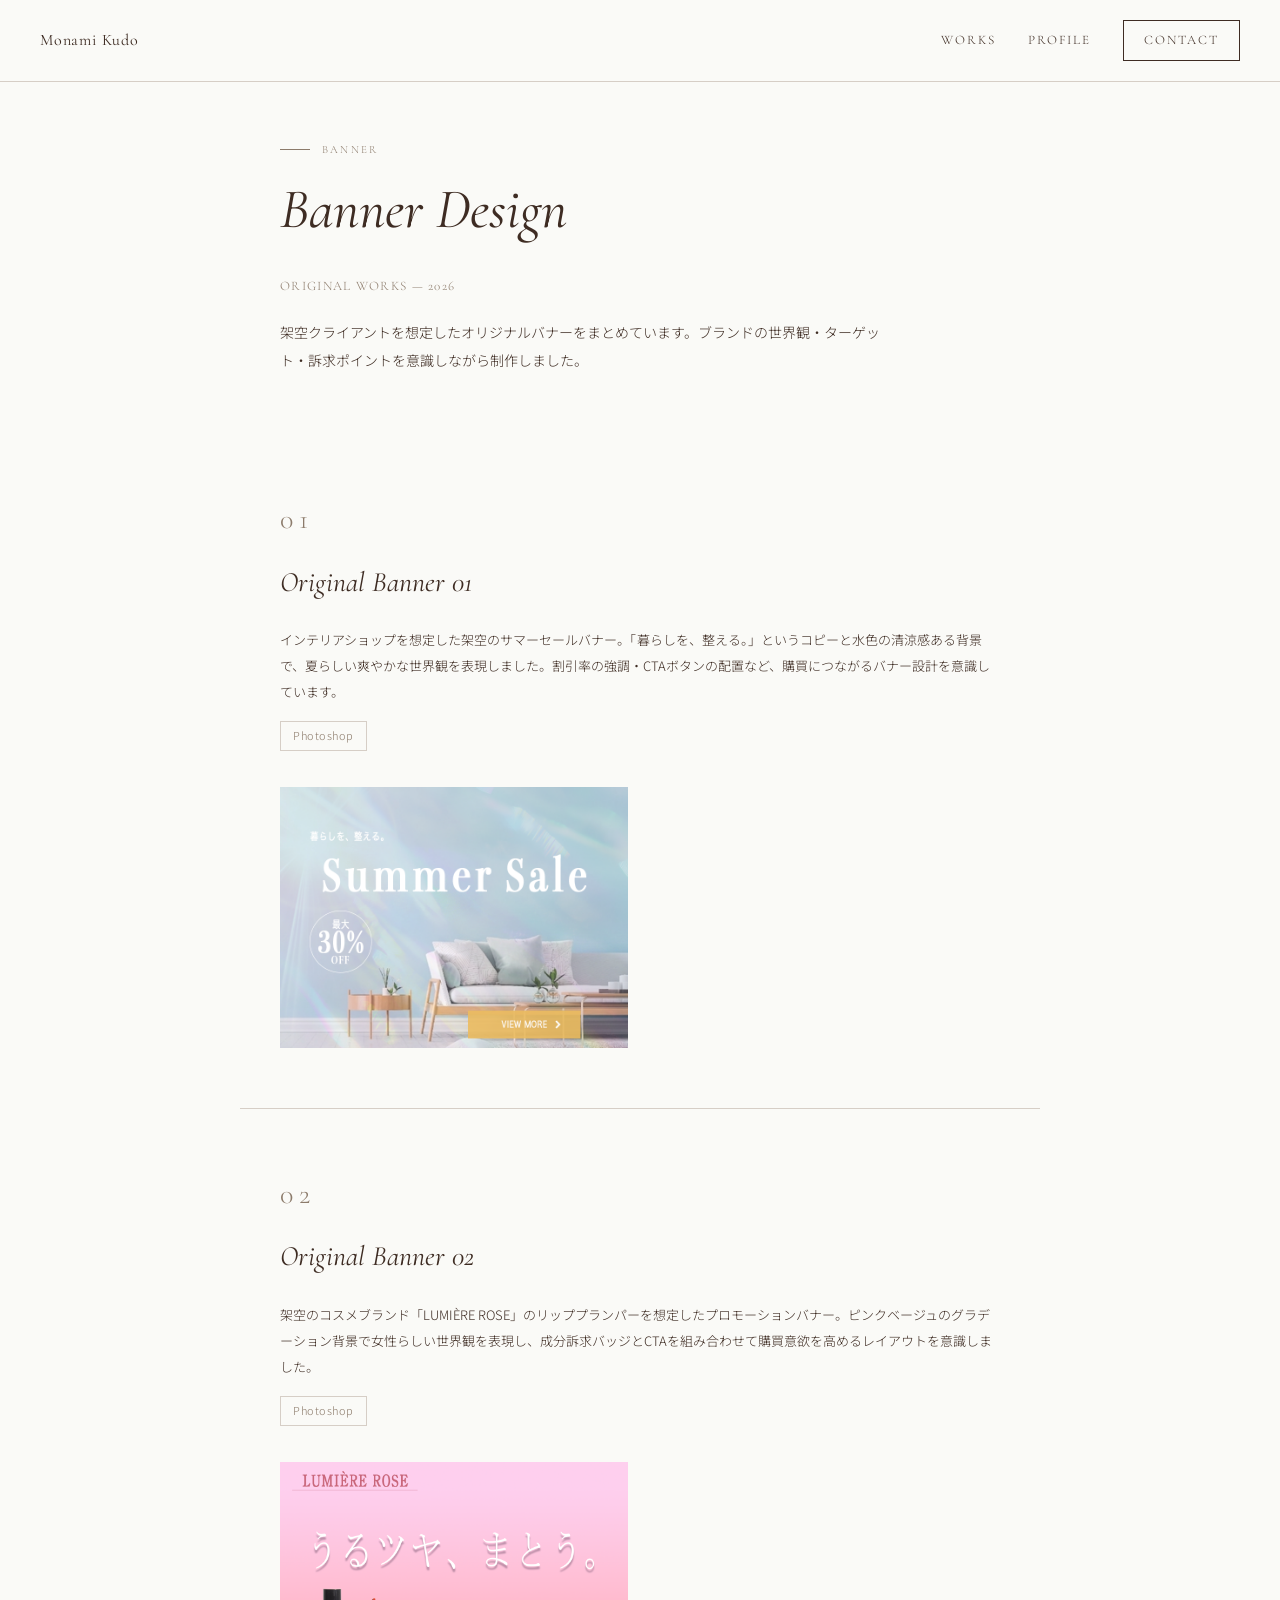
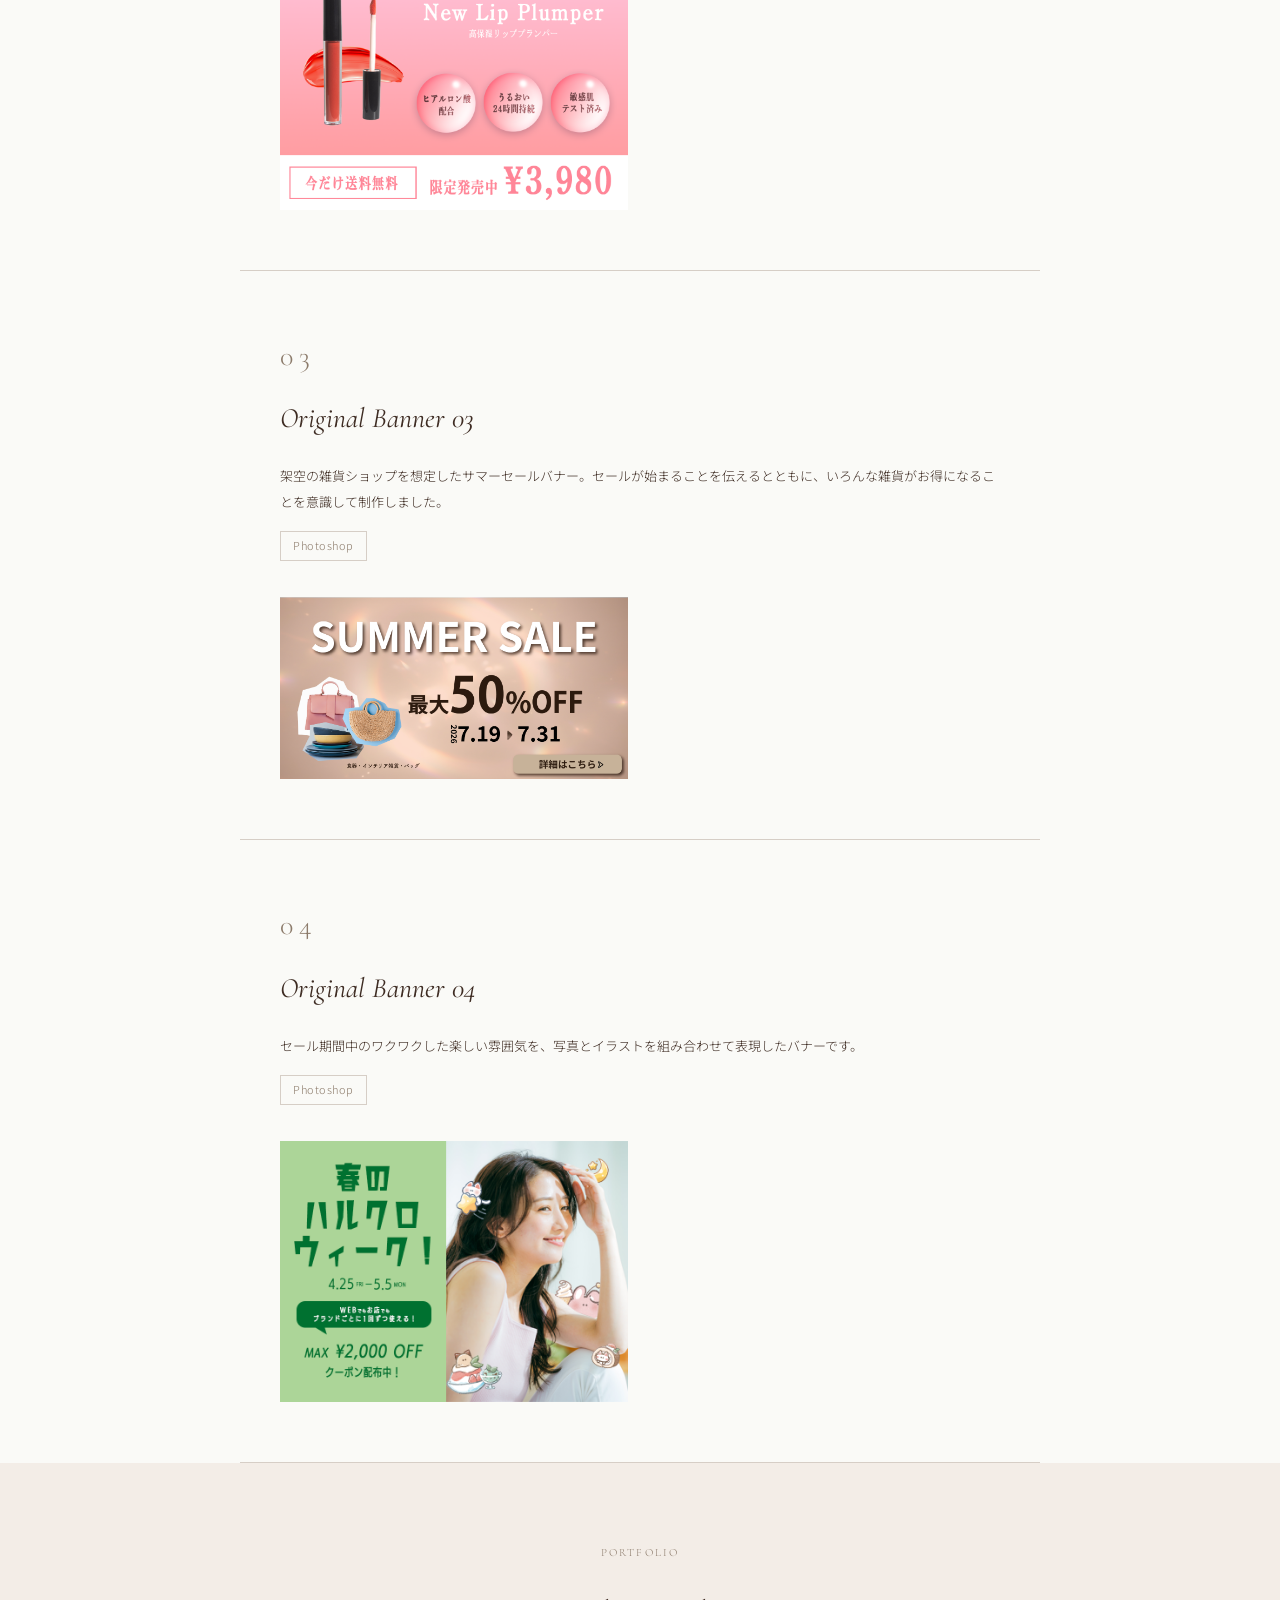
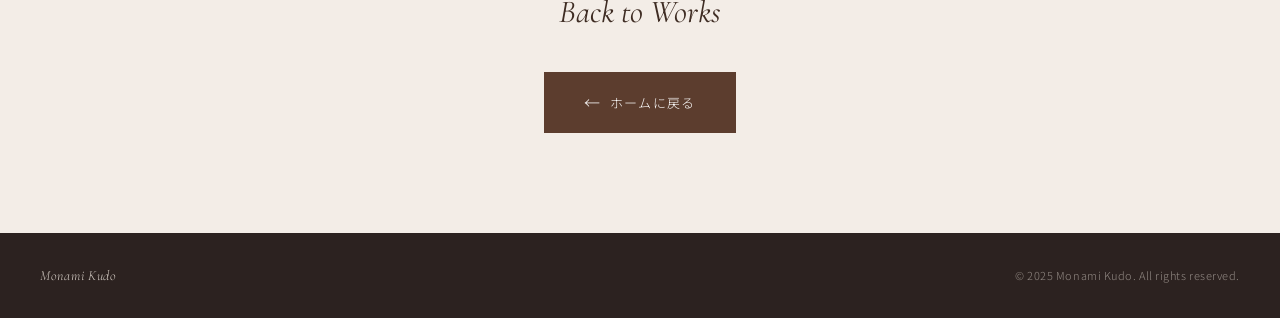
<file: work-banner.html>
<!DOCTYPE html>
<html lang="ja">
<head>
  <meta charset="UTF-8">
  <meta name="viewport" content="width=device-width, initial-scale=1.0">
  <title>Banner | Monami Kudo Portfolio</title>

  <link rel="preconnect" href="https://fonts.googleapis.com">
  <link rel="preconnect" href="https://fonts.gstatic.com" crossorigin>
  <link href="https://fonts.googleapis.com/css2?family=Cormorant+Garamond:ital,wght@0,300;0,400;0,500;0,600;1,300;1,400&family=Noto+Sans+JP:wght@300;400;500&display=swap" rel="stylesheet">

  <!-- rel="stylesheet"（リレーション：スタイルシート） = このファイルはCSSですよ、という意味 -->
  <!-- href="work-banner.css"（エイチレフ） = 読み込むCSSファイルのパス -->
  <link rel="stylesheet" href="work-banner.css">
</head>

<body>

  <!-- ============================================
       ヘッダー
       ============================================ -->
  <header class="header" id="header">
    <a href="index.html" class="header__logo">Monami Kudo</a>

    <nav class="header__nav">
      <a href="index.html#works">WORKS</a>
      <a href="index.html#profile">PROFILE</a>
      <a href="index.html#contact" class="header__contact-btn">CONTACT</a>
    </nav>

    <!-- ハンバーガーボタン（スマホ用） -->
    <button class="hamburger" id="hamburger" aria-label="メニューを開く">
      <span></span>
      <span></span>
      <span></span>
    </button>
  </header>

  <!-- モバイルメニュー -->
  <div class="mobile-menu" id="mobileMenu">
    <a href="index.html#works" class="mobile-menu__link">WORKS</a>
    <a href="index.html#profile" class="mobile-menu__link">PROFILE</a>
    <a href="index.html#contact">CONTACT</a>
  </div>

  <!-- ============================================
       ページタイトルエリア
       ============================================ -->
  <div class="page-hero fade-in">
    <p class="page-hero__label">Banner</p>
    <h1 class="page-hero__title">Banner Design</h1>
  <p class="page-hero__client">Original Works — 2026</p>
    <p class="page-hero__desc">架空クライアントを想定したオリジナルバナーをまとめています。ブランドの世界観・ターゲット・訴求ポイントを意識しながら制作しました。</p>
  </div>



  <!-- ============================================
       バナー作品 01
       ============================================ -->
  <div class="work-section fade-in">
    <p class="work-section__label">01</p>
    <h2 class="work-section__title">Original Banner 01</h2>
    <p class="work-section__text">インテリアショップを想定した架空のサマーセールバナー。「暮らしを、整える。」というコピーと水色の清涼感ある背景で、夏らしい爽やかな世界観を表現しました。割引率の強調・CTAボタンの配置など、購買につながるバナー設計を意識しています。</p>
    <div class="work-section__tools">
      <span class="work-section__tool-tag">Photoshop</span>
    </div>

    <div class="banner-pair">
      <div class="banner-pair__item">
        <img src="images/summer-sail.png" alt="参考バナー03" class="banner-pair__img">
      </div>
      </div>
    </div>
  </div>


    <!-- ============================================
       バナー作品 02
      
       ============================================ -->
  <div class="work-section fade-in">
    <p class="work-section__label">02</p>
   <h2 class="work-section__title">Original Banner 02</h2>
    <p class="work-section__text">架空のコスメブランド「LUMIÈRE ROSE」のリッププランパーを想定したプロモーションバナー。ピンクベージュのグラデーション背景で女性らしい世界観を表現し、成分訴求バッジとCTAを組み合わせて購買意欲を高めるレイアウトを意識しました。</p>
    <div class="work-section__tools">
      <span class="work-section__tool-tag">Photoshop</span>
    </div>

    <div class="banner-pair">
      <div class="banner-pair__item">
        <img src="images/biyou-banner.png" alt="参考バナー04" class="banner-pair__img">
      </div>
      </div>
    </div>
  </div>

    <!-- ============================================
       バナー作品 03
       ============================================ -->
  <div class="work-section fade-in">
    <p class="work-section__label">03</p>
    <h2 class="work-section__title">Original Banner 03</h2>
    <p class="work-section__text">架空の雑貨ショップを想定したサマーセールバナー。セールが始まることを伝えるとともに、いろんな雑貨がお得になることを意識して制作しました。</p>
    <div class="work-section__tools">
      <span class="work-section__tool-tag">Photoshop</span>
    </div>

    <div class="banner-pair">
      <div class="banner-pair__item">
        <img src="images/summer-sale-2.png" alt="オリジナルバナー03" class="banner-pair__img">
      </div>
    </div>
  </div>

  <!-- ============================================
       バナー作品 04
       ============================================ -->
  <div class="work-section fade-in">
    <p class="work-section__label">04</p>
    <h2 class="work-section__title">Original Banner 04</h2>
    <p class="work-section__text">セール期間中のワクワクした楽しい雰囲気を、写真とイラストを組み合わせて表現したバナーです。</p>
    <div class="work-section__tools">
      <span class="work-section__tool-tag">Photoshop</span>
    </div>

    <div class="banner-pair">
      <div class="banner-pair__item">
        <img src="images/haruclo-week.png" alt="オリジナルバナー04" class="banner-pair__img">
      </div>
    </div>
  </div>

  <!-- ============================================
       ホームに戻るセクション
       ============================================ -->
  <div class="back-section fade-in">
    <p class="back-section__text">Portfolio</p>
    <h2 class="back-section__title">Back to Works</h2>
    <a href="index.html#works" class="back-btn">
      <span class="back-btn__arrow">←</span>
      ホームに戻る
    </a>
  </div>

  <!-- ============================================
       フッター
       ============================================ -->
  <footer class="footer">
    <span class="footer__logo">Monami Kudo</span>
    <span class="footer__copy">© 2025 Monami Kudo. All rights reserved.</span>
  </footer>

  <!-- src="work-banner.js"（ソース） = 読み込むJSファイルのパス -->
  <!-- defer（ディファー） = HTMLの読み込みが終わってからJSを実行する -->
  <script src="work-banner.js" defer></script>

</body>
</html>
</file>
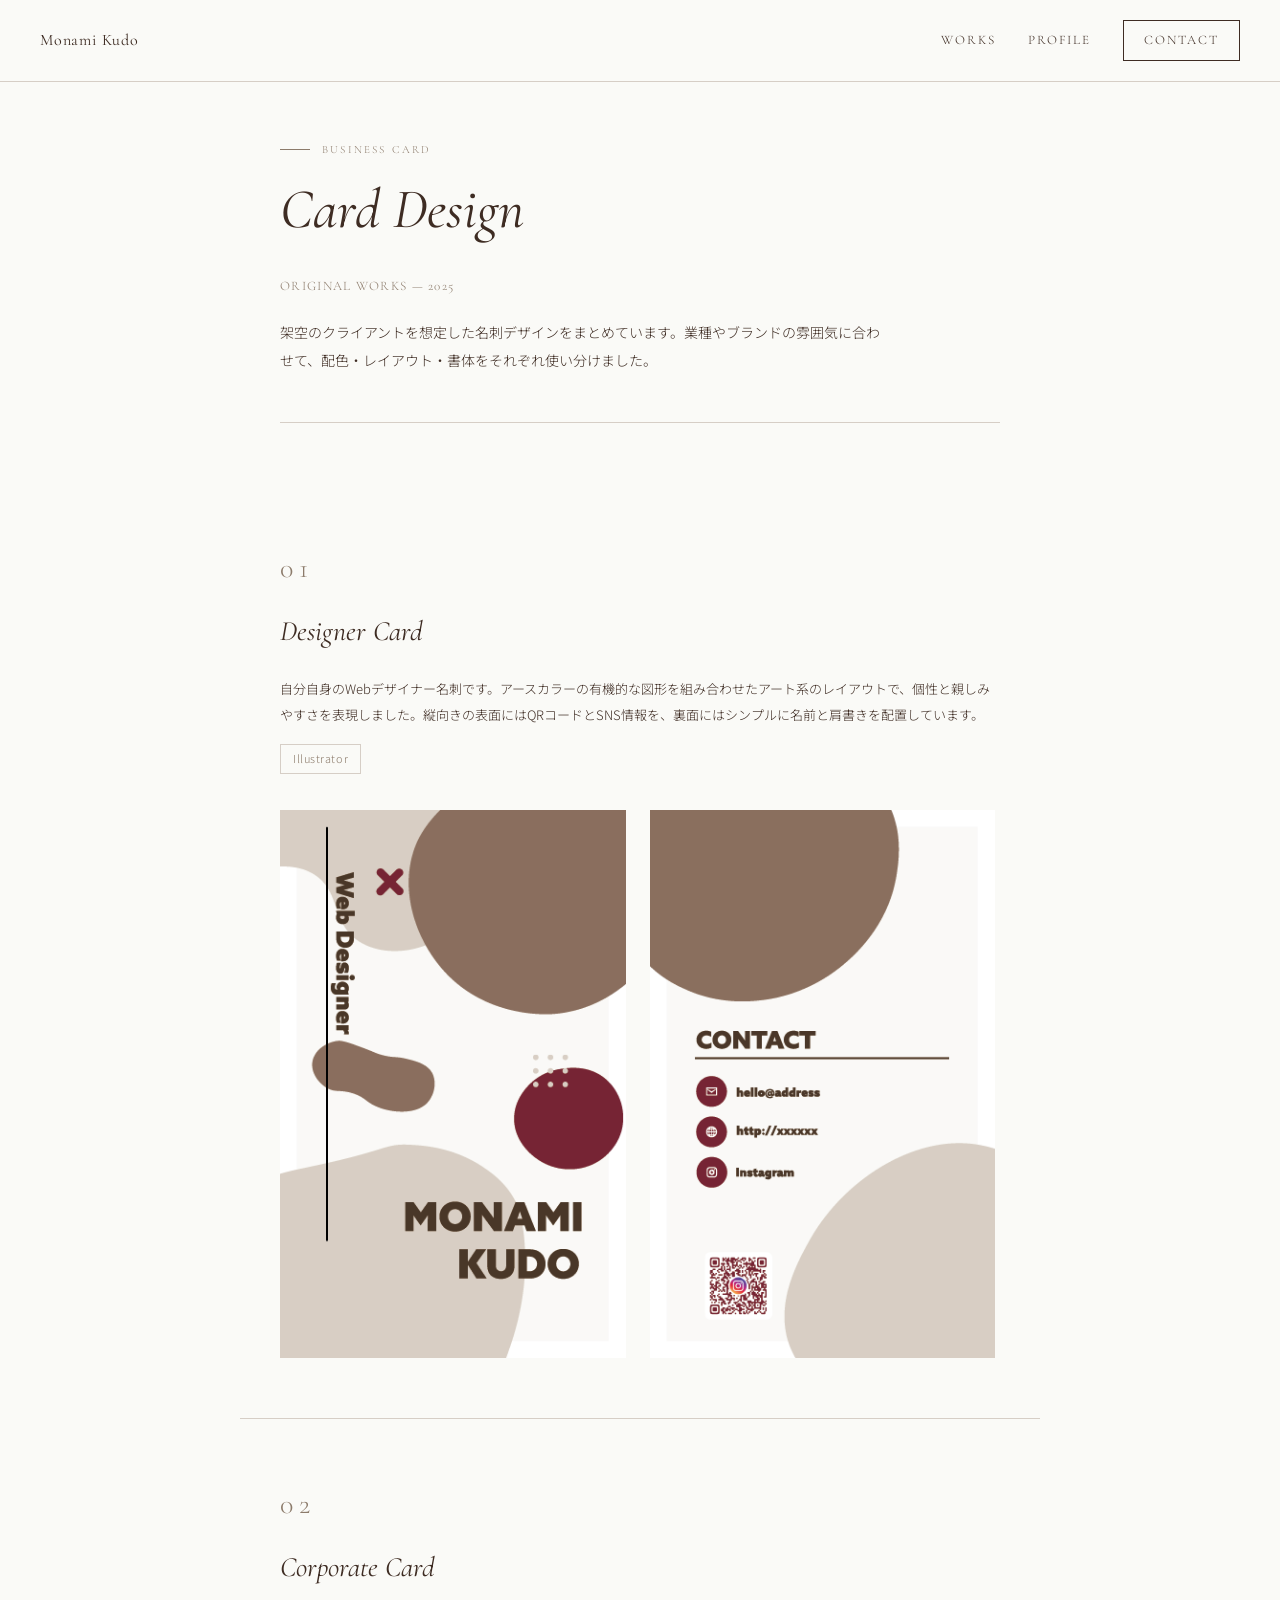
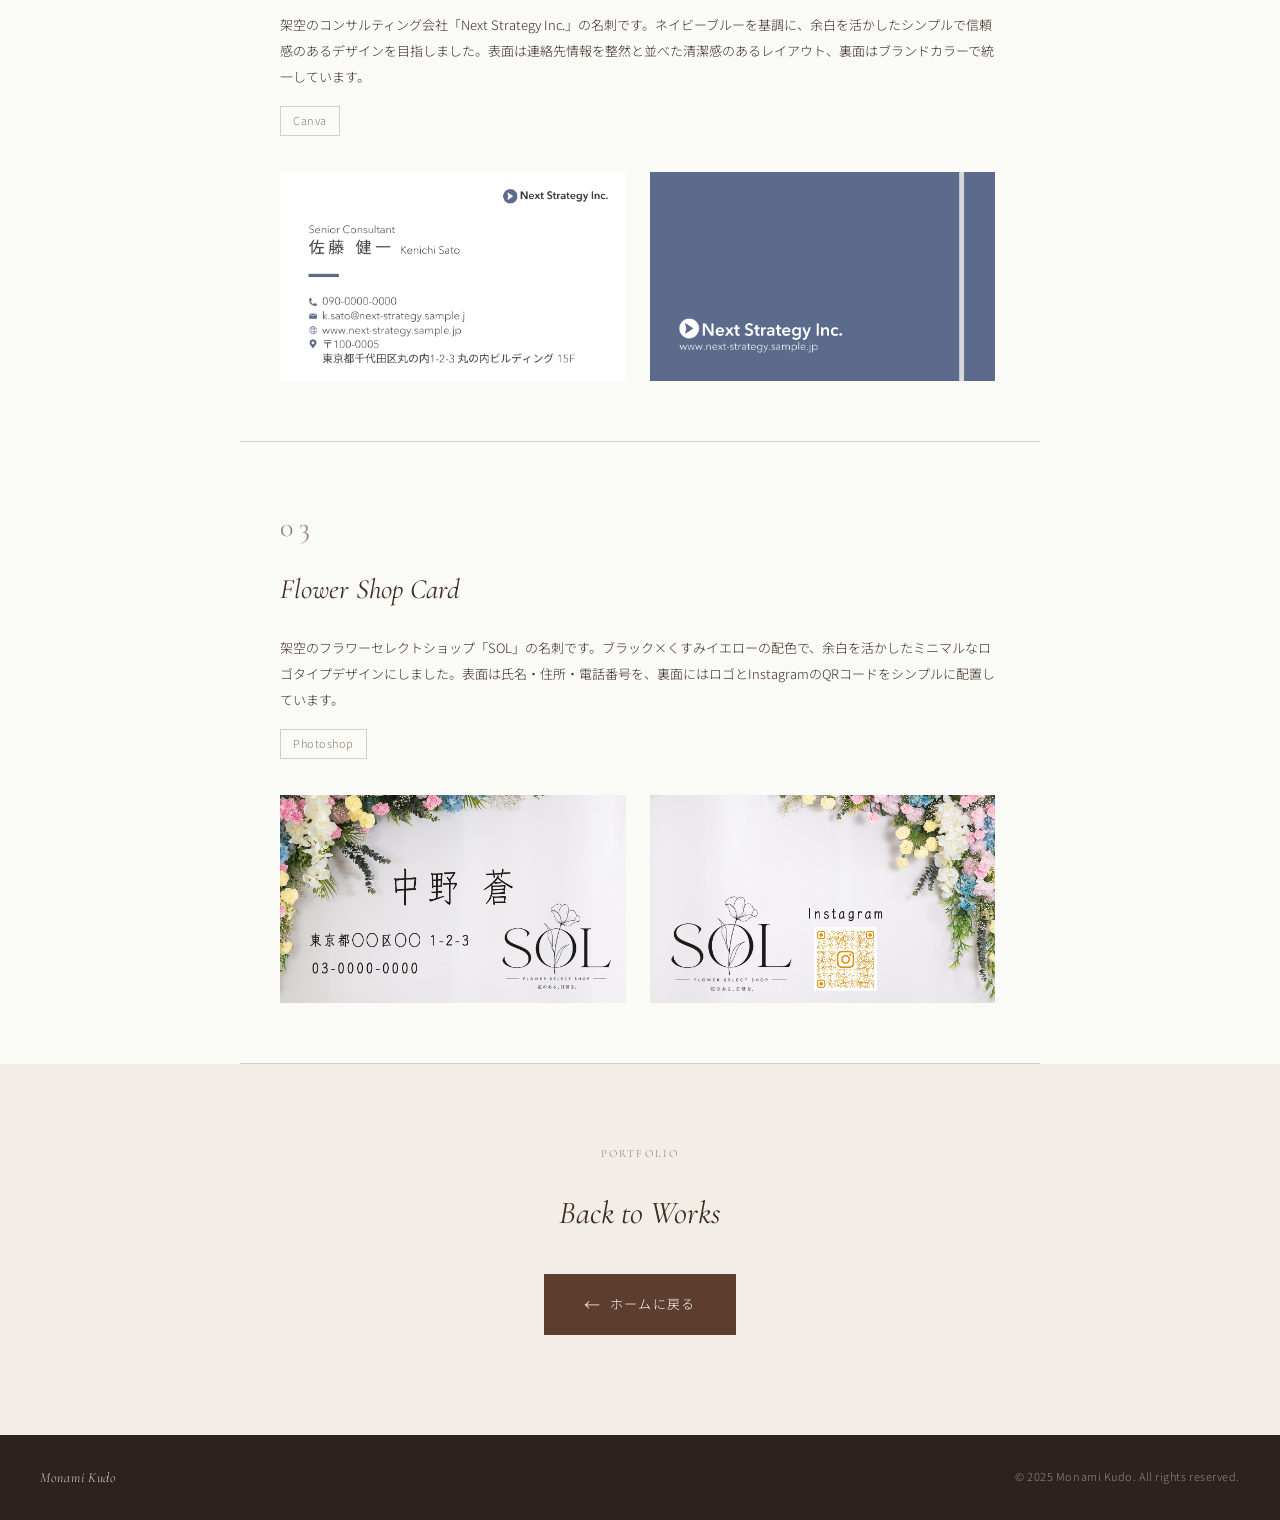
<file: work-card.html>
<!DOCTYPE html>
<html lang="ja">
<head>
  <meta charset="UTF-8">
  <meta name="viewport" content="width=device-width, initial-scale=1.0">
  <title>Business Card | Monami Kudo Portfolio</title>

  <link rel="preconnect" href="https://fonts.googleapis.com">
  <link rel="preconnect" href="https://fonts.gstatic.com" crossorigin>
  <link href="https://fonts.googleapis.com/css2?family=Cormorant+Garamond:ital,wght@0,300;0,400;0,500;0,600;1,300;1,400&family=Noto+Sans+JP:wght@300;400;500&display=swap" rel="stylesheet">

  <link rel="stylesheet" href="work-card.css">
</head>

<body>

  <!-- ============================================
       ヘッダー
       ============================================ -->
  <header class="header" id="header">
    <a href="index.html" class="header__logo">Monami Kudo</a>

    <nav class="header__nav">
      <a href="index.html#works">WORKS</a>
      <a href="index.html#profile">PROFILE</a>
      <a href="index.html#contact" class="header__contact-btn">CONTACT</a>
    </nav>

    <button class="hamburger" id="hamburger" aria-label="メニューを開く">
      <span></span>
      <span></span>
      <span></span>
    </button>
  </header>

  <!-- モバイルメニュー -->
  <div class="mobile-menu" id="mobileMenu">
    <a href="index.html#works" class="mobile-menu__link">WORKS</a>
    <a href="index.html#profile" class="mobile-menu__link">PROFILE</a>
    <a href="index.html#contact">CONTACT</a>
  </div>

  <!-- ============================================
       ページタイトルエリア
       ============================================ -->
  <div class="page-hero fade-in">
    <p class="page-hero__label">Business Card</p>
    <h1 class="page-hero__title">Card Design</h1>
    <p class="page-hero__client">Original Works — 2025</p>
    <p class="page-hero__desc">架空のクライアントを想定した名刺デザインをまとめています。業種やブランドの雰囲気に合わせて、配色・レイアウト・書体をそれぞれ使い分けました。</p>
    <div class="page-hero__divider"></div>
  </div>

  <!-- ============================================
       作品01：Webデザイナー名刺
       ============================================ -->
  <div class="work-section fade-in">
    <p class="work-section__label">01</p>
    <h2 class="work-section__title">Designer Card</h2>
    <p class="work-section__text">自分自身のWebデザイナー名刺です。アースカラーの有機的な図形を組み合わせたアート系のレイアウトで、個性と親しみやすさを表現しました。縦向きの表面にはQRコードとSNS情報を、裏面にはシンプルに名前と肩書きを配置しています。</p>
    <div class="work-section__tools">
      <span class="work-section__tool-tag">Illustrator</span>
    </div>

    <div class="work-section__images card-grid">
      <!-- 画像が別々の場合はこちらを使う -->
       <img src="images/meishi-01.png" alt="デザイナー名刺 表" class="work-section__img">
      <img src="images/meishi-02.png" alt="デザイナー名刺 裏" class="work-section__img">
    </div>
  </div>

  <!-- ============================================
       作品02：コンサルティング会社名刺
       ============================================ -->
  <div class="work-section fade-in">
    <p class="work-section__label">02</p>
    <h2 class="work-section__title">Corporate Card</h2>
    <p class="work-section__text">架空のコンサルティング会社「Next Strategy Inc.」の名刺です。ネイビーブルーを基調に、余白を活かしたシンプルで信頼感のあるデザインを目指しました。表面は連絡先情報を整然と並べた清潔感のあるレイアウト、裏面はブランドカラーで統一しています。</p>
    <div class="work-section__tools">
      <span class="work-section__tool-tag">Canva</span>
    </div>

    <div class="work-section__images card-grid">
      <img src="images/1.png" alt="Next Strategy Inc. 名刺 表" class="work-section__img">
      <img src="images/2.png" alt="Next Strategy Inc. 名刺 裏" class="work-section__img">
    </div>
  </div>

    <!-- ============================================
       作品03：フラワーショップ名刺
       ============================================ -->
  <div class="work-section fade-in">
    <p class="work-section__label">03</p>
    <h2 class="work-section__title">Flower Shop Card</h2>
    <p class="work-section__text">架空のフラワーセレクトショップ「SOL」の名刺です。ブラック×くすみイエローの配色で、余白を活かしたミニマルなロゴタイプデザインにしました。表面は氏名・住所・電話番号を、裏面にはロゴとInstagramのQRコードをシンプルに配置しています。</p>
    <div class="work-section__tools">
      <span class="work-section__tool-tag">Photoshop</span>
    </div>

    <div class="work-section__images card-grid">
      <img src="images/sol-meishi-01.png" alt="SOL 名刺 表" class="work-section__img">
      <img src="images/sol-meishi-02.png" alt="SOL 名刺 裏" class="work-section__img">
    </div>
  </div>

  <!-- ============================================
       ホームに戻るセクション
       ============================================ -->
  <div class="back-section fade-in">
    <p class="back-section__text">Portfolio</p>
    <h2 class="back-section__title">Back to Works</h2>
    <a href="index.html#works" class="back-btn">
      <span class="back-btn__arrow">←</span>
      ホームに戻る
    </a>
  </div>

  <!-- フッター -->
  <footer class="footer">
    <span class="footer__logo">Monami Kudo</span>
    <span class="footer__copy">© 2025 Monami Kudo. All rights reserved.</span>
  </footer>

  <script src="work-card.js" defer></script>

</body>
</html>
</file>
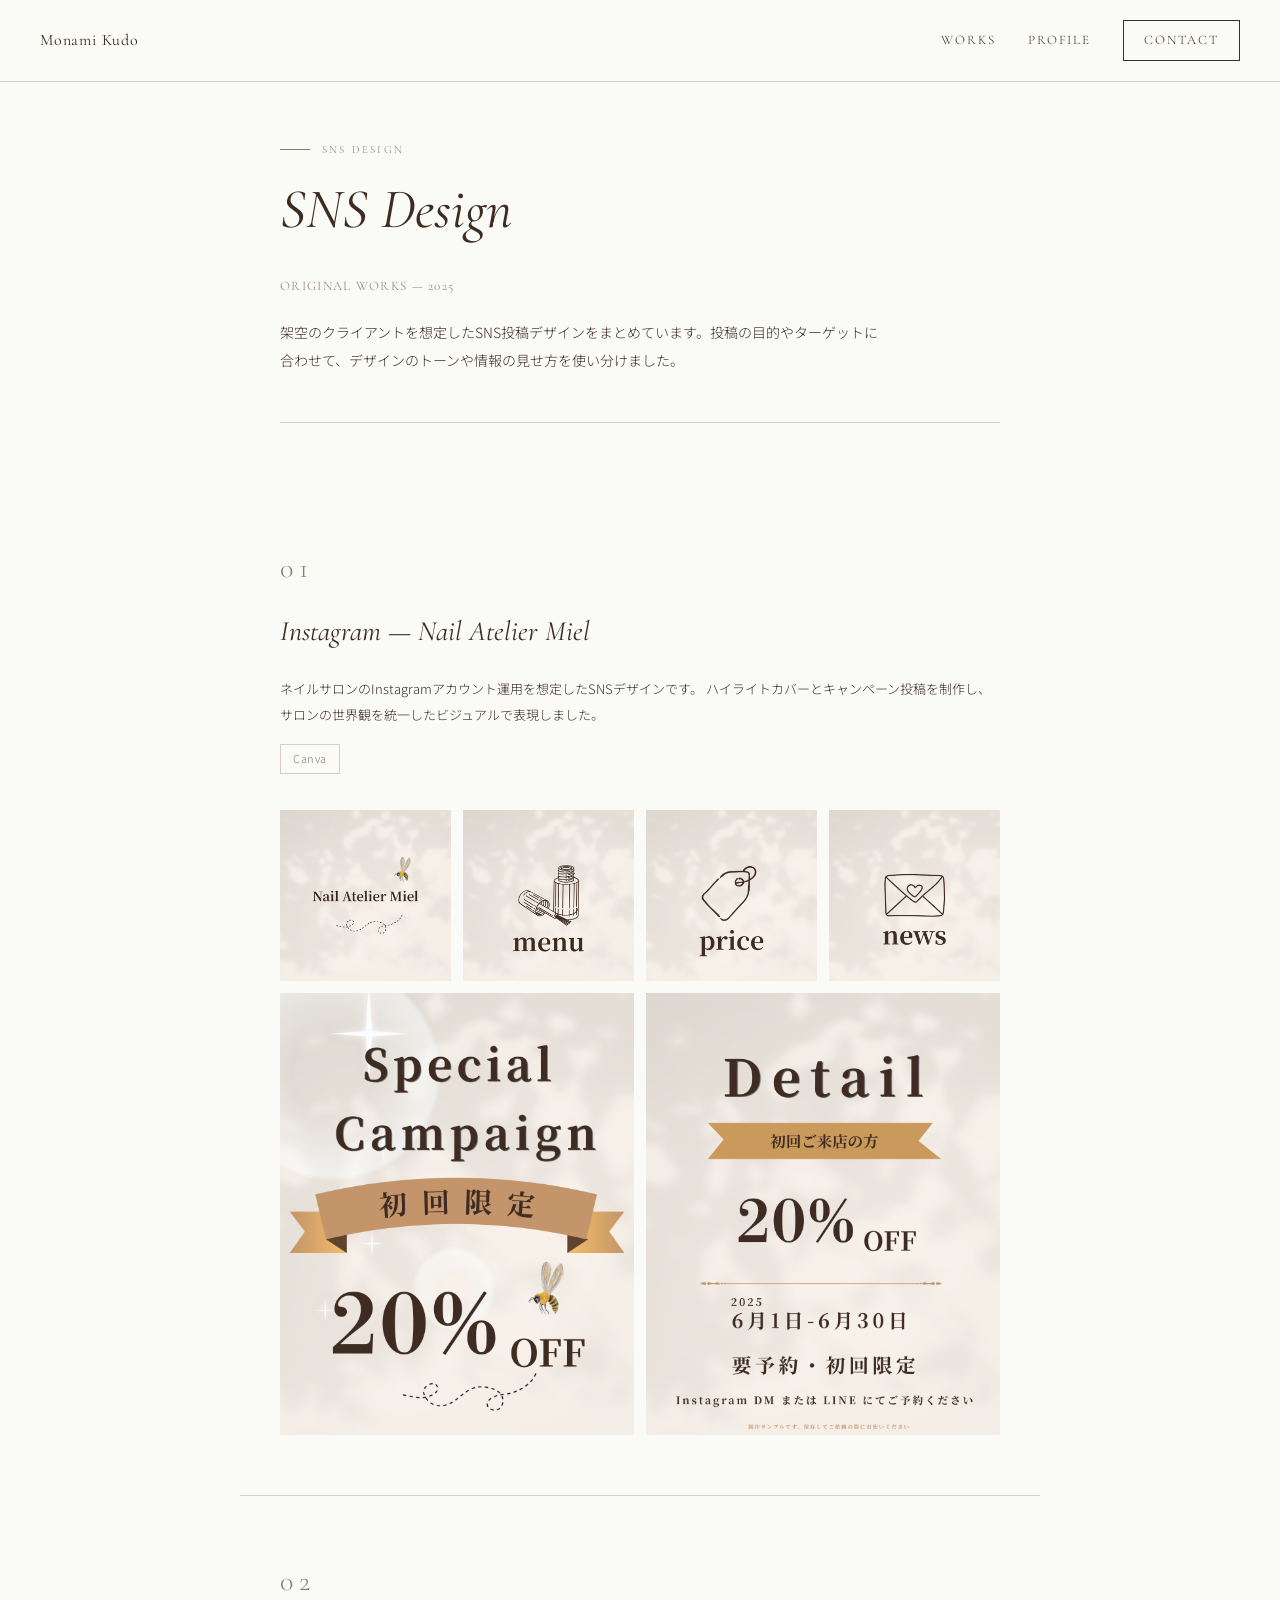
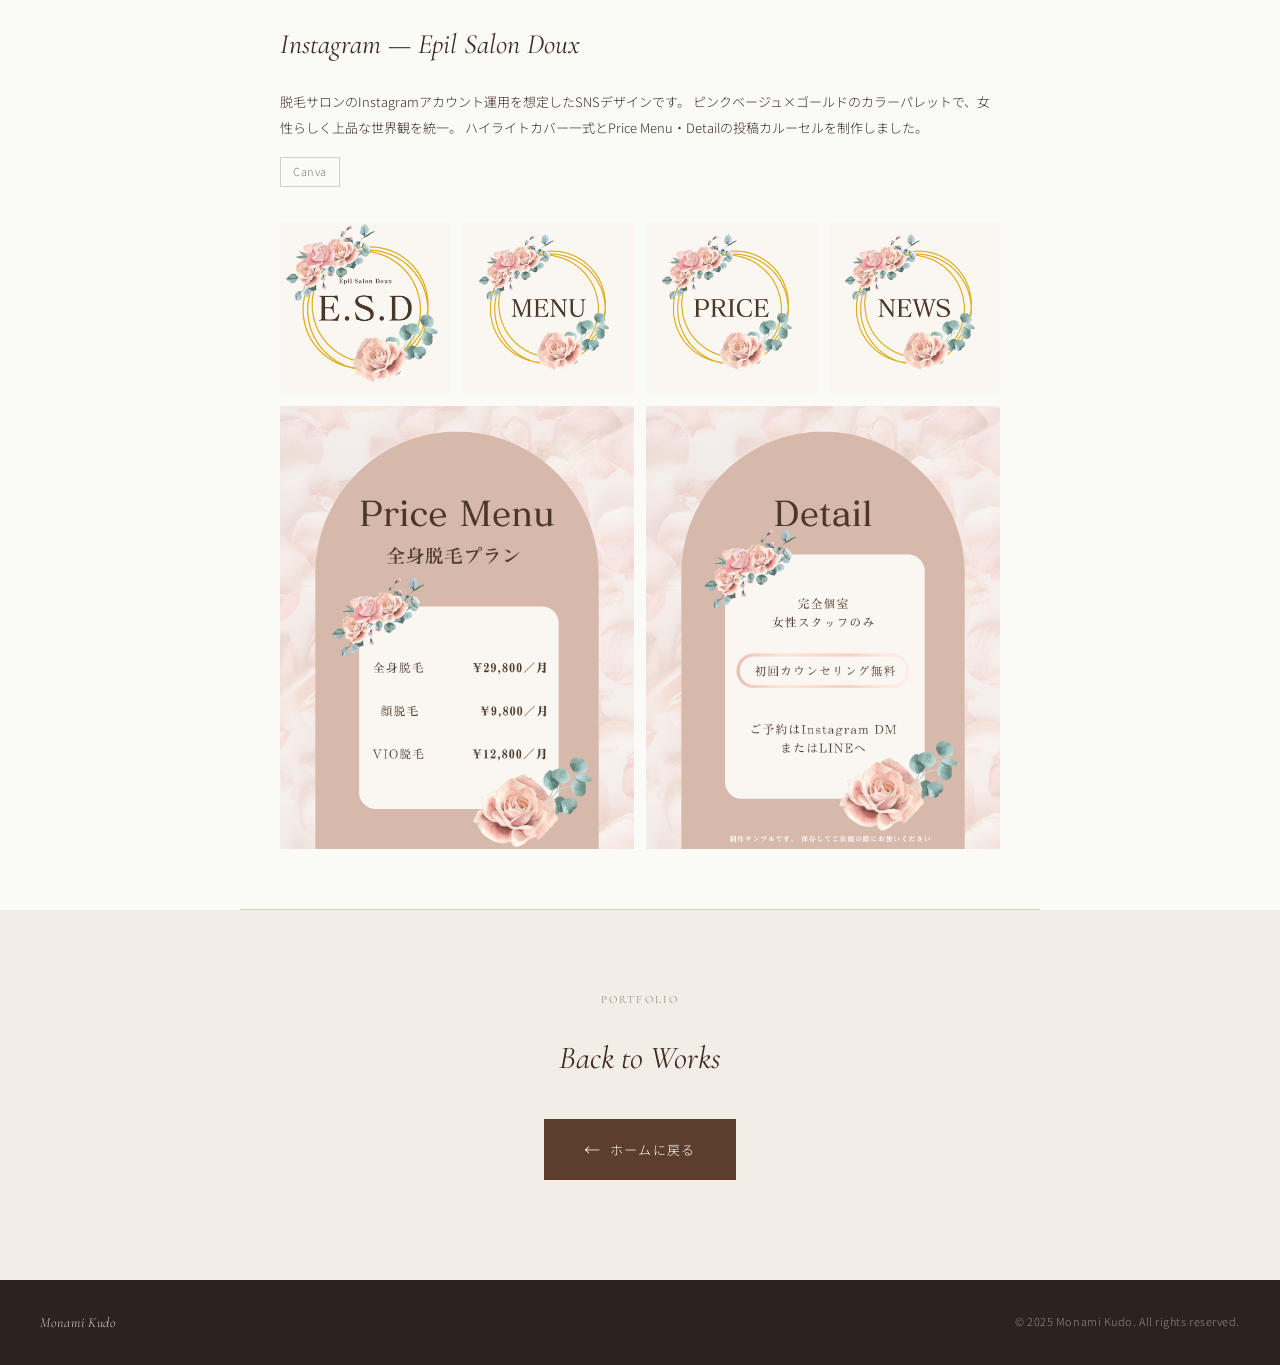
<file: work-sns.html>
<!DOCTYPE html>
<html lang="ja">
<head>
  <meta charset="UTF-8">
  <meta name="viewport" content="width=device-width, initial-scale=1.0">
  <title>SNS | Monami Kudo Portfolio</title>

  <link rel="preconnect" href="https://fonts.googleapis.com">
  <link rel="preconnect" href="https://fonts.gstatic.com" crossorigin>
  <link href="https://fonts.googleapis.com/css2?family=Cormorant+Garamond:ital,wght@0,300;0,400;0,500;0,600;1,300;1,400&family=Noto+Sans+JP:wght@300;400;500&display=swap" rel="stylesheet">

  <link rel="stylesheet" href="work-sns.css">
</head>

<body>

  <!-- ============================================
       ヘッダー
       ============================================ -->
  <header class="header" id="header">
    <a href="index.html" class="header__logo">Monami Kudo</a>

    <nav class="header__nav">
      <a href="index.html#works">WORKS</a>
      <a href="index.html#profile">PROFILE</a>
      <a href="index.html#contact" class="header__contact-btn">CONTACT</a>
    </nav>

    <button class="hamburger" id="hamburger" aria-label="メニューを開く">
      <span></span>
      <span></span>
      <span></span>
    </button>
  </header>

  <!-- モバイルメニュー -->
  <div class="mobile-menu" id="mobileMenu">
    <a href="index.html#works" class="mobile-menu__link">WORKS</a>
    <a href="index.html#profile" class="mobile-menu__link">PROFILE</a>
    <a href="index.html#contact">CONTACT</a>
  </div>

  <!-- ============================================
       ページタイトルエリア
       ============================================ -->
  <div class="page-hero fade-in">
    <p class="page-hero__label">SNS Design</p>
    <h1 class="page-hero__title">SNS Design</h1>
    <p class="page-hero__client">Original Works — 2025</p>
    <p class="page-hero__desc">架空のクライアントを想定したSNS投稿デザインをまとめています。投稿の目的やターゲットに合わせて、デザインのトーンや情報の見せ方を使い分けました。</p>
    <div class="page-hero__divider"></div>
  </div>

<!-- ============================================
     作品01：Nail Atelier Miel
     ============================================ -->
<div class="work-section fade-in">
  <p class="work-section__label">01</p>
  <h2 class="work-section__title">Instagram — Nail Atelier Miel</h2>
  <p class="work-section__text">
    ネイルサロンのInstagramアカウント運用を想定したSNSデザインです。
    ハイライトカバーとキャンペーン投稿を制作し、サロンの世界観を統一したビジュアルで表現しました。
  </p>
  <div class="work-section__tools">
    <span class="work-section__tool-tag">Canva</span>
  </div>

<!-- 上段：ハイライトカバー4枚 -->
<div class="sns-grid sns-grid--top">
  <img src="images/profile1.png" alt="Nail Atelier Miel ロゴカバー" class="work-section__img">
  <img src="images/highlight1-1.png" alt="Nail Atelier Miel menuカバー" class="work-section__img">
  <img src="images/highlight1-2.png" alt="Nail Atelier Miel priceカバー" class="work-section__img">
  <img src="images/highlight1-3.png" alt="Nail Atelier Miel newsカバー" class="work-section__img">
</div>

<!-- 下段：キャンペーン2枚 -->
<div class="sns-grid sns-grid--bottom">
  <img src="images/campaign1-1.png" alt="キャンペーン投稿 表面" class="work-section__img">
  <img src="images/campaign1-2.png" alt="キャンペーン投稿 裏面" class="work-section__img">
</div>
</div>
  

  <!-- ============================================
     作品02：Epil Salon Doux
     ============================================ -->
<div class="work-section fade-in">
  <p class="work-section__label">02</p>
  <h2 class="work-section__title">Instagram — Epil Salon Doux</h2>
  <p class="work-section__text">
    脱毛サロンのInstagramアカウント運用を想定したSNSデザインです。
    ピンクベージュ×ゴールドのカラーパレットで、女性らしく上品な世界観を統一。
    ハイライトカバー一式とPrice Menu・Detailの投稿カルーセルを制作しました。
  </p>
  <div class="work-section__tools">
    <span class="work-section__tool-tag">Canva</span>
  </div>

  <!-- 上段：ハイライトカバー4枚 -->
  <div class="sns-grid sns-grid--top">
    <img src="images/profile2.png" alt="Epil Salon Doux ロゴカバー" class="work-section__img">
    <img src="images/highlight2-1.png" alt="Epil Salon Doux MENUカバー" class="work-section__img">
    <img src="images/highlight2-2.png" alt="Epil Salon Doux PRICEカバー" class="work-section__img">
    <img src="images/highlight2-3.png" alt="Epil Salon Doux NEWSカバー" class="work-section__img">
  </div>

  <!-- 下段：カルーセル投稿2枚 -->
  <div class="sns-grid sns-grid--bottom">
    <img src="images/2-1.png" alt="Price Menu投稿" class="work-section__img">
    <img src="images/2-2.png" alt="Detail投稿" class="work-section__img">
  </div>

</div>
  
  <!-- ============================================
       ホームに戻るセクション
       ============================================ -->
  <div class="back-section fade-in">
    <p class="back-section__text">Portfolio</p>
    <h2 class="back-section__title">Back to Works</h2>
    <a href="index.html#works" class="back-btn">
      <span class="back-btn__arrow">←</span>
      ホームに戻る
    </a>
  </div>

  <!-- フッター -->
  <footer class="footer">
    <span class="footer__logo">Monami Kudo</span>
    <span class="footer__copy">© 2025 Monami Kudo. All rights reserved.</span>
  </footer>

  <script src="work-sns.js" defer></script>

</body>
</html>
</file>
<file: contact.css>
/* ============================================
   CSS変数
   ============================================ */
:root {
  --color-bg: #FAFAF7;
  --color-text: #3E2C23;
  --color-text-light: #8C7B6B;
  --color-accent: #6B4C3B;
  --color-border: #D6CEC6;
  --color-section-bg: #F3EDE7;
  --color-dark: #2C2220;
  --color-cta-bg: #5C3D2E;
  --color-white: #FFFFFF;
  --font-display: 'Cormorant Garamond', serif;
  --font-body: 'Noto Sans JP', sans-serif;
  --max-width: 640px; /* フォームは少し狭めが読みやすい */
}

*, *::before, *::after { margin: 0; padding: 0; box-sizing: border-box; }
html { scroll-behavior: smooth; }

body {
  font-family: var(--font-body);
  color: var(--color-text);
  background-color: var(--color-bg);
  line-height: 1.8;
  font-weight: 300;
  font-size: 14px;
  -webkit-font-smoothing: antialiased;
}

img { max-width: 100%; height: auto; display: block; }
a { color: inherit; text-decoration: none; }

/* ============================================
   ヘッダー
   ============================================ */
.header {
  position: fixed;
  top: 0; left: 0;
  width: 100%;
  z-index: 1000;
  padding: 20px 40px;
  display: flex;
  justify-content: space-between;
  align-items: center;
  background-color: rgba(250, 250, 247, 0.95);
  backdrop-filter: blur(10px);
  border-bottom: 1px solid var(--color-border);
}

.header__logo {
  font-family: var(--font-display);
  font-size: 16px;
  font-weight: 400;
  letter-spacing: 0.05em;
  color: var(--color-text);
}

.header__nav { display: flex; align-items: center; gap: 32px; }

.header__nav a {
  font-family: var(--font-display);
  font-size: 13px;
  letter-spacing: 0.15em;
  color: var(--color-text);
  transition: opacity 0.3s ease;
}

.header__nav a:hover { opacity: 0.6; }

.header__contact-btn {
  padding: 8px 20px;
  border: 1px solid var(--color-text);
  transition: all 0.3s ease;
}

.header__contact-btn:hover {
  background-color: var(--color-text);
  color: var(--color-white) !important;
  opacity: 1 !important;
}

/* ============================================
   ハンバーガーメニュー
   ============================================ */
.hamburger {
  display: none;
  flex-direction: column;
  justify-content: center;
  align-items: center;
  gap: 5px;
  width: 30px;
  height: 30px;
  cursor: pointer;
  z-index: 1100;
  background: none;
  border: none;
  padding: 0;
}

.hamburger span {
  display: block;
  width: 22px;
  height: 1.5px;
  background-color: var(--color-text);
  transition: all 0.3s ease;
}

.hamburger.active span:nth-child(1) { transform: rotate(45deg) translate(5px, 5px); }
.hamburger.active span:nth-child(2) { opacity: 0; }
.hamburger.active span:nth-child(3) { transform: rotate(-45deg) translate(5px, -5px); }

.mobile-menu {
  display: none;
  position: fixed;
  top: 0; left: 0;
  width: 100%;
  height: 100vh;
  background-color: var(--color-dark);
  z-index: 1050;
  justify-content: center;
  align-items: center;
  flex-direction: column;
  gap: 40px;
  opacity: 0;
  transition: opacity 0.4s ease;
}

.mobile-menu.active { display: flex; opacity: 1; }

.mobile-menu a {
  font-family: var(--font-display);
  font-size: 18px;
  letter-spacing: 0.2em;
  color: var(--color-border);
  transition: color 0.3s ease;
}

.mobile-menu a:hover { color: var(--color-white); }

/* ============================================
   ページタイトルエリア
   ============================================ */
.page-hero {
  padding-top: 140px;
  padding-bottom: 60px;
  padding-left: 40px;
  padding-right: 40px;
  max-width: var(--max-width);
  margin: 0 auto;
}

.page-hero__label {
  display: flex;
  align-items: center;
  gap: 12px;
  font-family: var(--font-display);
  font-size: 11px;
  letter-spacing: 0.2em;
  color: var(--color-text-light);
  margin-bottom: 16px;
  text-transform: uppercase;
}

.page-hero__label::before {
  content: '';
  display: block;
  width: 30px;
  height: 1px;
  background-color: var(--color-text-light);
}

.page-hero__title {
  font-family: var(--font-display);
  font-size: clamp(36px, 5vw, 56px);
  font-weight: 400;
  font-style: italic;
  line-height: 1.2;
  margin-bottom: 24px;
  color: var(--color-text);
}

.page-hero__desc {
  font-size: 14px;
  line-height: 2;
  color: var(--color-text-light);
}

.page-hero__divider {
  width: 100%;
  height: 1px;
  background-color: var(--color-border);
  margin-top: 48px;
}

/* ============================================
   フォームエリア
   ============================================ */
.contact-section {
  padding: 60px 40px 80px;
  max-width: var(--max-width);
  margin: 0 auto;
}

/* ============================================
   フォーム各パーツ
   ============================================ */

/* 各入力グループ（ラベル＋入力欄のセット） */
.form-group {
  margin-bottom: 32px;
}

/* ラベル（入力欄の上の文字） */
.form-label {
  display: flex;
  align-items: center;
  gap: 8px;
  font-size: 12px;
  letter-spacing: 0.1em;
  color: var(--color-text);
  margin-bottom: 8px;
}

/* 「必須」バッジ */
.form-label__required {
  font-size: 10px;
  letter-spacing: 0.05em;
  color: var(--color-white);
  background-color: var(--color-accent);
  padding: 2px 8px;
}

/* 入力欄の共通スタイル（input・select・textarea すべてに適用） */
.form-input {
  width: 100%;
  padding: 14px 16px;
  font-family: var(--font-body);
  font-size: 14px;
  font-weight: 300;
  color: var(--color-text);
  background-color: var(--color-white);
  border: 1px solid var(--color-border);
  border-radius: 0;           /* border-radius: 0 = 角を丸めない */
  outline: none;              /* outline: none = フォーカス時の青い枠を消す */
  transition: border-color 0.3s ease;
  appearance: none;           /* appearance: none = ブラウザのデフォルトデザインをリセット */
  -webkit-appearance: none;
}

/* フォーカス時（クリックして選択した時）のスタイル */
.form-input:focus {
  border-color: var(--color-accent); /* 枠線をアクセントカラーに */
}

/* プレースホルダー（未入力時の薄いテキスト）のスタイル */
.form-input::placeholder {
  color: var(--color-border);
}

/* セレクトボックス（プルダウン）専用 */
.form-select {
  cursor: pointer;
  /* 矢印アイコンをカスタムSVGで表示 */
  background-image: url("data:image/svg+xml,%3Csvg xmlns='http://www.w3.org/2000/svg' width='12' height='8' viewBox='0 0 12 8'%3E%3Cpath d='M1 1l5 5 5-5' stroke='%238C7B6B' stroke-width='1.5' fill='none'/%3E%3C/svg%3E");
  background-repeat: no-repeat;
  background-position: right 16px center;
  padding-right: 40px; /* 矢印の分だけ右に余白 */
}

/* テキストエリア（メッセージ入力欄）専用 */
.form-textarea {
  min-height: 160px;      /* 最低の高さ */
  resize: vertical;       /* resize: vertical = 縦方向だけリサイズ可能 */
  line-height: 1.8;
}

/* ============================================
   送信ボタン
   ============================================ */
.form-submit {
  margin-top: 40px;
  text-align: center; /* ボタンを中央に */
}

.submit-btn {
  display: inline-flex;
  align-items: center;
  gap: 8px;
  font-family: var(--font-body);
  font-size: 13px;
  letter-spacing: 0.1em;
  color: var(--color-white);
  background-color: var(--color-cta-bg);
  padding: 16px 60px;
  border: none;
  cursor: pointer;
  transition: background-color 0.3s ease;
}

.submit-btn:hover {
  background-color: var(--color-text);
}

.submit-btn__arrow {
  font-size: 16px;
  transition: transform 0.3s ease;
}

.submit-btn:hover .submit-btn__arrow {
  transform: translateX(4px);
}

/* ============================================
   送信完了メッセージ
   初期状態は非表示（JSで表示する）
   ============================================ */
.success-message {
  display: none; /* 初期状態は非表示 */
  padding: 60px 40px;
  max-width: var(--max-width);
  margin: 0 auto;
  text-align: center;
}

/* 表示する時のクラス（JSで追加） */
.success-message.visible {
  display: block;
}

.success-message__icon {
  font-size: 32px;
  color: var(--color-accent);
  margin-bottom: 16px;
}

.success-message__title {
  font-family: var(--font-display);
  font-size: 24px;
  font-style: italic;
  color: var(--color-text);
  margin-bottom: 12px;
}

.success-message__text {
  font-size: 13px;
  line-height: 2;
  color: var(--color-text-light);
  margin-bottom: 32px;
}

.success-message__btn {
  display: inline-flex;
  align-items: center;
  gap: 8px;
  font-size: 13px;
  letter-spacing: 0.1em;
  color: var(--color-text);
  border: 1px solid var(--color-border);
  padding: 12px 32px;
  transition: all 0.3s ease;
}

.success-message__btn:hover {
  background-color: var(--color-text);
  color: var(--color-white);
}

/* ============================================
   ホームに戻るセクション
   ============================================ */
.back-section {
  padding: 80px 40px 100px;
  text-align: center;
  background-color: var(--color-section-bg);
}

.back-section__text {
  font-family: var(--font-display);
  font-size: 11px;
  letter-spacing: 0.2em;
  color: var(--color-text-light);
  margin-bottom: 20px;
  text-transform: uppercase;
}

.back-section__title {
  font-family: var(--font-display);
  font-size: clamp(24px, 3vw, 32px);
  font-weight: 400;
  font-style: italic;
  color: var(--color-text);
  margin-bottom: 32px;
}

.back-btn {
  display: inline-flex;
  align-items: center;
  gap: 8px;
  font-family: var(--font-body);
  font-size: 13px;
  letter-spacing: 0.1em;
  color: var(--color-white);
  background-color: var(--color-cta-bg);
  padding: 16px 40px;
  transition: background-color 0.3s ease;
}

.back-btn:hover { background-color: var(--color-text); }

.back-btn__arrow {
  font-size: 16px;
  transition: transform 0.3s ease;
}

.back-btn:hover .back-btn__arrow { transform: translateX(-4px); }

/* ============================================
   フッター
   ============================================ */
.footer {
  background-color: var(--color-dark);
  color: var(--color-border);
  padding: 30px 40px;
  display: flex;
  justify-content: space-between;
  align-items: center;
}

.footer__logo {
  font-family: var(--font-display);
  font-size: 14px;
  letter-spacing: 0.05em;
  font-style: italic;
}

.footer__copy {
  font-size: 11px;
  letter-spacing: 0.05em;
  color: rgba(214, 206, 198, 0.6);
}

/* ============================================
   フェードインアニメーション
   ============================================ */
.fade-in {
  opacity: 0;
  transform: translateY(24px);
  transition: opacity 0.8s ease, transform 0.8s ease;
}

.fade-in.visible {
  opacity: 1;
  transform: translateY(0);
}

/* ============================================
   レスポンシブ対応（768px以下）
   ============================================ */
@media (max-width: 768px) {
  .header { padding: 16px 20px; }
  .header__nav { display: none; }
  .hamburger { display: flex; }

  .page-hero {
    padding-top: 100px;
    padding-left: 24px;
    padding-right: 24px;
  }

  .contact-section { padding: 48px 24px 60px; }
  .success-message { padding: 48px 24px; }
  .back-section { padding: 60px 24px 80px; }

  .footer {
    flex-direction: column;
    gap: 12px;
    text-align: center;
    padding: 24px 20px;
  }
}
</file>
<file: price.css>
/* ============================================
   CSS変数（work-banner.cssと同じ値で統一）
   ============================================ */
:root {
  --color-bg: #FAFAF7;
  --color-text: #3E2C23;
  --color-text-light: #8C7B6B;
  --color-accent: #6B4C3B;
  --color-border: #D6CEC6;
  --color-section-bg: #F3EDE7;
  --color-dark: #2C2220;
  --color-cta-bg: #5C3D2E;
  --color-white: #FFFFFF;

  --font-display: 'Cormorant Garamond', serif;
  --font-body: 'Noto Sans JP', sans-serif;

  --max-width: 800px;
}

/* ============================================
   リセット
   ============================================ */
*, *::before, *::after {
  margin: 0;
  padding: 0;
  box-sizing: border-box;
}

html {
  scroll-behavior: smooth;
}

body {
  font-family: var(--font-body);
  color: var(--color-text);
  background-color: var(--color-bg);
  line-height: 1.8;
  font-weight: 300;
  font-size: 14px;
  -webkit-font-smoothing: antialiased;
}

a {
  color: inherit;
  text-decoration: none;
}

/* ============================================
   ヘッダー（work-banner.cssと同じ）
   ============================================ */
.header {
  position: fixed;
  top: 0;
  left: 0;
  width: 100%;
  z-index: 1000;
  padding: 20px 40px;
  display: flex;
  justify-content: space-between;
  align-items: center;
  background-color: rgba(250, 250, 247, 0.95);
  backdrop-filter: blur(10px);
  border-bottom: 1px solid var(--color-border);
}

.header__logo {
  font-family: var(--font-display);
  font-size: 16px;
  font-weight: 400;
  letter-spacing: 0.05em;
  color: var(--color-text);
}

.header__nav {
  display: flex;
  align-items: center;
  gap: 32px;
}

.header__nav a {
  font-family: var(--font-display);
  font-size: 13px;
  letter-spacing: 0.15em;
  color: var(--color-text);
  transition: opacity 0.3s ease;
}

.header__nav a:hover {
  opacity: 0.6;
}

.header__contact-btn {
  padding: 8px 20px;
  border: 1px solid var(--color-text);
  transition: all 0.3s ease;
}

.header__contact-btn:hover {
  background-color: var(--color-text);
  color: var(--color-white) !important;
  opacity: 1 !important;
}

/* ============================================
   ハンバーガーメニュー（スマホ用）
   ============================================ */
.hamburger {
  display: none;
  flex-direction: column;
  justify-content: center;
  align-items: center;
  gap: 5px;
  width: 30px;
  height: 30px;
  cursor: pointer;
  z-index: 1100;
  background: none;
  border: none;
  padding: 0;
}

.hamburger span {
  display: block;
  width: 22px;
  height: 1.5px;
  background-color: var(--color-text);
  transition: all 0.3s ease;
}

.hamburger.active span:nth-child(1) {
  transform: rotate(45deg) translate(5px, 5px);
}
.hamburger.active span:nth-child(2) {
  opacity: 0;
}
.hamburger.active span:nth-child(3) {
  transform: rotate(-45deg) translate(5px, -5px);
}

.mobile-menu {
  display: none;
  position: fixed;
  top: 0;
  left: 0;
  width: 100%;
  height: 100vh;
  background-color: var(--color-dark);
  z-index: 1050;
  justify-content: center;
  align-items: center;
  flex-direction: column;
  gap: 40px;
  opacity: 0;
  transition: opacity 0.4s ease;
}

.mobile-menu.active {
  display: flex;
  opacity: 1;
}

.mobile-menu a {
  font-family: var(--font-display);
  font-size: 18px;
  letter-spacing: 0.2em;
  color: var(--color-border);
  transition: color 0.3s ease;
}

.mobile-menu a:hover {
  color: var(--color-white);
}

/* ============================================
   ページタイトルエリア
   ============================================ */
.page-hero {
  padding-top: 140px;
  padding-bottom: 60px;
  padding-left: 40px;
  padding-right: 40px;
  max-width: var(--max-width);
  margin: 0 auto;
}

.page-hero__label {
  display: flex;
  align-items: center;
  gap: 12px;
  font-family: var(--font-display);
  font-size: 11px;
  letter-spacing: 0.2em;
  color: var(--color-text-light);
  margin-bottom: 16px;
  text-transform: uppercase;
}

.page-hero__label::before {
  content: '';
  display: block;
  width: 30px;
  height: 1px;
  background-color: var(--color-text-light);
}

.page-hero__title {
  font-family: var(--font-display);
  font-size: clamp(36px, 5vw, 56px);
  font-weight: 400;
  font-style: italic;
  line-height: 1.2;
  margin-bottom: 32px;
  color: var(--color-text);
}

.page-hero__desc {
  font-size: 14px;
  line-height: 2;
  color: var(--color-text);
  max-width: 600px;
}

/* ============================================
   料金セクション
   ============================================ */
.price-section {
  padding: 60px 40px;
  max-width: var(--max-width);
  margin: 0 auto;
  border-bottom: 1px solid var(--color-border);
}

/* セクション番号（01, 02） */
.price-section__label {
  font-family: var(--font-display);
  font-size: 28px;
  letter-spacing: 0.2em;
  color: var(--color-text-light);
  margin-bottom: 12px;
}

/* セクションタイトル */
.price-section__title {
  font-family: var(--font-display);
  font-size: clamp(22px, 3vw, 28px);
  font-weight: 400;
  font-style: italic;
  margin-bottom: 32px;
  color: var(--color-text);
}

/* ============================================
   料金テーブル
   border-collapse（ボーダー・コラプス）= 隣接するセルの枠線を1本にまとめる
   ============================================ */
.price-table {
  width: 100%;
  border-collapse: collapse;
  font-size: 13px;
}

/* テーブルの見出し行 */
.price-table thead tr {
  border-bottom: 1px solid var(--color-text);
}

.price-table th {
  font-family: var(--font-display);
  font-size: 11px;
  letter-spacing: 0.15em;
  color: var(--color-text-light);
  font-weight: 400;
  padding: 0 0 12px 0;
  text-align: left; /* text-align: left（テキスト・アライン：レフト）= 左揃え */
}

/* 料金列だけ右揃え */
.price-table__price {
  text-align: right !important;
  white-space: nowrap; /* white-space: nowrap（ホワイトスペース：ノーラップ）= 改行させない */
}

/* テーブルの各行 */
.price-table tbody tr {
  border-bottom: 1px solid var(--color-border);
  transition: background-color 0.2s ease;
}

/* 行ホバー時に薄くハイライト */
.price-table tbody tr:hover {
  background-color: var(--color-section-bg);
}

/* テーブルのデータセル */
.price-table td {
  padding: 16px 0;
  color: var(--color-text);
  line-height: 1.6;
}

/* 料金セルは右揃え */
.price-table td:last-child {
  text-align: right;
  font-family: var(--font-display);
  font-size: 15px;
  letter-spacing: 0.05em;
  white-space: nowrap;
}

/* 「モニター価格」などの注釈バッジ */
.price-table__note {
  display: inline-block;
  font-size: 10px;
  font-family: var(--font-body);
  letter-spacing: 0.05em;
  color: var(--color-white);
  background-color: var(--color-accent);
  padding: 2px 8px;
  margin-left: 8px;
  vertical-align: middle; /* vertical-align（バーティカル・アライン）= 縦の揃え位置 */
}

/* ============================================
   注意事項エリア
   ============================================ */
.price-note {
  padding: 48px 40px;
  max-width: var(--max-width);
  margin: 0 auto;
}

.price-note__title {
  font-family: var(--font-display);
  font-size: 16px;
  font-weight: 400;
  font-style: italic;
  color: var(--color-text);
  margin-bottom: 20px;
}

/* list-style: none（リスト・スタイル：ノン）= 箇条書きの点を消す */
.price-note__list {
  list-style: none;
  display: flex;
  flex-direction: column;
  gap: 12px;
}

.price-note__list li {
  font-size: 13px;
  color: var(--color-text-light);
  line-height: 1.8;
  padding-left: 16px;
  position: relative;
}

/* 「・」をCSSで追加 */
.price-note__list li::before {
  content: '—';
  position: absolute;
  left: 0;
  color: var(--color-border);
}

/* ============================================
   CTAセクション（work-banner.cssと同じ）
   ============================================ */
.back-section {
  padding: 80px 40px 100px;
  text-align: center;
  background-color: var(--color-section-bg);
}

.back-section__text {
  font-family: var(--font-display);
  font-size: 11px;
  letter-spacing: 0.2em;
  color: var(--color-text-light);
  margin-bottom: 20px;
  text-transform: uppercase;
}

.back-section__title {
  font-family: var(--font-display);
  font-size: clamp(24px, 3vw, 32px);
  font-weight: 400;
  font-style: italic;
  color: var(--color-text);
  margin-bottom: 32px;
}

.back-btn {
  display: inline-flex;
  align-items: center;
  gap: 8px;
  font-family: var(--font-body);
  font-size: 13px;
  letter-spacing: 0.1em;
  color: var(--color-white);
  background-color: var(--color-cta-bg);
  padding: 16px 40px;
  transition: background-color 0.3s ease;
}

.back-btn:hover {
  background-color: var(--color-text);
}

.back-btn__arrow {
  font-size: 16px;
  transition: transform 0.3s ease;
}

.back-btn:hover .back-btn__arrow {
  transform: translateX(4px);
}

/* ============================================
   フッター（work-banner.cssと同じ）
   ============================================ */
.footer {
  background-color: var(--color-dark);
  color: var(--color-border);
  padding: 30px 40px;
  display: flex;
  justify-content: space-between;
  align-items: center;
}

.footer__logo {
  font-family: var(--font-display);
  font-size: 14px;
  letter-spacing: 0.05em;
  font-style: italic;
}

.footer__copy {
  font-size: 11px;
  letter-spacing: 0.05em;
  color: rgba(214, 206, 198, 0.6);
}

/* ============================================
   フェードインアニメーション（work-banner.cssと同じ）
   ============================================ */
.fade-in {
  opacity: 0;
  transform: translateY(24px);
  transition: opacity 0.8s ease, transform 0.8s ease;
}

.fade-in.visible {
  opacity: 1;
  transform: translateY(0);
}

/* ============================================
   レスポンシブ対応（768px以下）
   ============================================ */
@media (max-width: 768px) {

  .header {
    padding: 16px 20px;
  }

  .header__nav {
    display: none;
  }

  .hamburger {
    display: flex;
  }

  .page-hero {
    padding-top: 100px;
    padding-left: 24px;
    padding-right: 24px;
  }

  .price-section {
    padding: 48px 24px;
  }

  .price-note {
    padding: 40px 24px;
  }

  /* スマホでは料金列を少し小さく */
  .price-table td:last-child {
    font-size: 13px;
  }

  .back-section {
    padding: 60px 24px 80px;
  }

  .footer {
    flex-direction: column;
    gap: 12px;
    text-align: center;
    padding: 24px 20px;
  }
}
</file>
<file: work-banner.css>
/* ============================================
   CSS変数（ホームと同じ色・フォントを使って統一感を出す）
   :root（ルート）= HTMLの最上位要素。ここに変数を定義すると全体で使える
   var()（バー）= 変数を呼び出す関数。var(--color-bg) で #FAFAF7 を取得
   ============================================ */
:root {
  --color-bg: #FAFAF7;           /* 背景色（少しクリームがかった白） */
  --color-text: #3E2C23;         /* メインの文字色（ダークブラウン） */
  --color-text-light: #8C7B6B;   /* 薄い文字色（サブテキスト用） */
  --color-accent: #6B4C3B;       /* アクセントカラー（ブラウン） */
  --color-border: #D6CEC6;       /* 線の色（薄いベージュ） */
  --color-section-bg: #F3EDE7;   /* セクション背景色（薄いベージュ） */
  --color-dark: #2C2220;         /* ダークカラー（フッター・メニュー用） */
  --color-cta-bg: #5C3D2E;       /* CTAボタンの背景色 */
  --color-white: #FFFFFF;

  --font-display: 'Cormorant Garamond', serif;  /* 英語見出し用フォント */
  --font-body: 'Noto Sans JP', sans-serif;       /* 日本語本文用フォント */

  --max-width: 800px; /* ホームより狭くして読みやすく */
}

/* ============================================
   リセット（ブラウザのデフォルトスタイルを統一）
   * = すべての要素に適用
   ============================================ */
*, *::before, *::after {
  margin: 0;
  padding: 0;
  box-sizing: border-box; /* paddingとborderをwidth/heightに含める */
}

html {
  scroll-behavior: smooth; /* ページ内リンクのスムーズスクロール */
}

body {
  font-family: var(--font-body);
  color: var(--color-text);
  background-color: var(--color-bg);
  line-height: 1.8;
  font-weight: 300;
  font-size: 14px;
  -webkit-font-smoothing: antialiased; /* フォントを滑らかに表示 */
}

img {
  max-width: 100%;
  height: auto;
  display: block;
}

a {
  color: inherit;        /* inherit（インヘリット）= 親要素の色を引き継ぐ */
  text-decoration: none; /* 下線を消す */
}

/* ============================================
   ヘッダー（ホームと同じスタイル）
   position: fixed（フィクスド）= 画面上部に固定
   ============================================ */
.header {
  position: fixed;
  top: 0;
  left: 0;
  width: 100%;
  z-index: 1000;          /* z-index（ズィー・インデックス）= 重なり順。数字が大きいほど前面 */
  padding: 20px 40px;
  display: flex;
  justify-content: space-between; /* 左右に分散配置 */
  align-items: center;            /* 縦方向中央揃え */
  background-color: rgba(250, 250, 247, 0.95);
  backdrop-filter: blur(10px);    /* 背景をぼかすガラス効果 */
  border-bottom: 1px solid var(--color-border);
}

.header__logo {
  font-family: var(--font-display);
  font-size: 16px;
  font-weight: 400;
  letter-spacing: 0.05em;
  color: var(--color-text);
}

.header__nav {
  display: flex;
  align-items: center;
  gap: 32px; /* gap（ギャップ）= 各リンクの間隔 */
}

.header__nav a {
  font-family: var(--font-display);
  font-size: 13px;
  letter-spacing: 0.15em;
  color: var(--color-text);
  transition: opacity 0.3s ease; /* 透明度の変化をなめらかに */
}

.header__nav a:hover {
  opacity: 0.6; /* ホバー時に少し薄くする */
}

/* CONTACTボタン（ヘッダー右端） */
.header__contact-btn {
  padding: 8px 20px;
  border: 1px solid var(--color-text);
  transition: all 0.3s ease;
}

.header__contact-btn:hover {
  background-color: var(--color-text);
  color: var(--color-white) !important;
  opacity: 1 !important;
}

/* ============================================
   ハンバーガーメニュー（スマホ用）
   display: none（ノン）= 初期状態は非表示（PCでは見えない）
   ============================================ */
.hamburger {
  display: none;
  flex-direction: column;
  justify-content: center;
  align-items: center;
  gap: 5px;
  width: 30px;
  height: 30px;
  cursor: pointer; /* cursor: pointer（カーソル：ポインター）= 指マークに変える */
  z-index: 1100;
  background: none;
  border: none;
  padding: 0;
}

/* ハンバーガーの3本線 */
.hamburger span {
  display: block;
  width: 22px;
  height: 1.5px;
  background-color: var(--color-text);
  transition: all 0.3s ease;
}

/* ×マークへの変形（activeクラスが付いた時） */
.hamburger.active span:nth-child(1) {
  transform: rotate(45deg) translate(5px, 5px);
}
.hamburger.active span:nth-child(2) {
  opacity: 0;
}
.hamburger.active span:nth-child(3) {
  transform: rotate(-45deg) translate(5px, -5px);
}

/* モバイルメニュー（全画面） */
.mobile-menu {
  display: none;
  position: fixed;
  top: 0;
  left: 0;
  width: 100%;
  height: 100vh; /* vh（ビューポート・ハイト）= 画面の高さの100% */
  background-color: var(--color-dark);
  z-index: 1050;
  justify-content: center;
  align-items: center;
  flex-direction: column;
  gap: 40px;
  opacity: 0;
  transition: opacity 0.4s ease;
}

.mobile-menu.active {
  display: flex;
  opacity: 1;
}

.mobile-menu a {
  font-family: var(--font-display);
  font-size: 18px;
  letter-spacing: 0.2em;
  color: var(--color-border);
  transition: color 0.3s ease;
}

.mobile-menu a:hover {
  color: var(--color-white);
}

/* ============================================
   ページタイトルエリア（ヘッダーの下）
   padding-top（パディング・トップ）= 上の内側余白。ヘッダー分だけ下げる
   ============================================ */
.page-hero {
  padding-top: 140px;
  padding-bottom: 60px;
  padding-left: 40px;
  padding-right: 40px;
  max-width: var(--max-width);
  margin: 0 auto; /* margin: 0 auto（マージン：0 オート）= 左右中央揃え */
}

/* "Banner" の小見出し */
.page-hero__label {
  display: flex;
  align-items: center;
  gap: 12px;
  font-family: var(--font-display);
  font-size: 11px;
  letter-spacing: 0.2em;
  color: var(--color-text-light);
  margin-bottom: 16px;
  text-transform: uppercase; /* uppercase（アッパーケース）= 小文字を大文字に変換 */
}

/* 小見出しの左の横線 */
.page-hero__label::before {
  content: '';         /* content（コンテント）= 疑似要素の中身（空文字で線だけ表示） */
  display: block;
  width: 30px;
  height: 1px;
  background-color: var(--color-text-light);
}

/* メインタイトル */
.page-hero__title {
  font-family: var(--font-display);
  font-size: clamp(36px, 5vw, 56px); /* clamp（クランプ）= 最小・推奨・最大でサイズ変化 */
  font-weight: 400;
  font-style: italic;
  line-height: 1.2;
  margin-bottom: 32px;
  color: var(--color-text);
}

/* クライアント名・年 */
.page-hero__client {
  font-family: var(--font-display);
  font-size: 13px;
  letter-spacing: 0.1em;
  color: var(--color-text-light);
  margin-bottom: 20px;
  text-transform: uppercase;
}

/* 概要文 */
.page-hero__desc {
  font-size: 14px;
  line-height: 2;
  color: var(--color-text);
  max-width: 600px;
}

/* 区切り線 */
.page-hero__divider {
  width: 100%;
  height: 1px;
  background-color: var(--color-border);
  margin-top: 48px;
}

/* ============================================
   作品詳細セクション（各作品のブロック）
   ============================================ */
.work-section {
  padding: 60px 40px;
  max-width: var(--max-width);
  margin: 0 auto;
  border-bottom: 1px solid var(--color-border); /* 下の区切り線 */
}

/* 最後のセクションは区切り線なし */
.work-section:last-of-type {
  border-bottom: none;
}

/* 番号（01, 02, 03） */
.work-section__label {
  font-family: var(--font-display);
  font-size: 28px;
  letter-spacing: 0.2em;
  color: var(--color-text-light);
  margin-bottom: 12px;
}

/* 作品タイトル */
.work-section__title {
  font-family: var(--font-display);
  font-size: clamp(22px, 3vw, 28px);
  font-weight: 400;
  font-style: italic;
  margin-bottom: 20px;
  color: var(--color-text);
}

/* 説明文 */
.work-section__text {
  font-size: 13px;
  line-height: 2;
  color: var(--color-text);
  margin-bottom: 12px;
}

/* 使用ツールのタグ一覧 */
.work-section__tools {
  display: flex;
  flex-wrap: wrap; /* flex-wrap: wrap（フレックス・ラップ）= はみ出たら折り返す */
  gap: 8px;
  margin-bottom: 36px;
  margin-top: 16px;
}

/* 各ツールタグ */
.work-section__tool-tag {
  font-size: 11px;
  padding: 4px 12px;
  border: 1px solid var(--color-border);
  letter-spacing: 0.05em;
  color: var(--color-text-light);
}

/* 仮の画像プレースホルダー（画像がない場合） */
.work-section__placeholder {
  width: 100%;
  aspect-ratio: 16 / 9; /* aspect-ratio（アスペクト・レシオ）= 縦横比 */
  background-color: var(--color-section-bg);
  display: flex;
  align-items: center;
  justify-content: center;
  font-family: var(--font-display);
  font-size: 13px;
  color: var(--color-text-light);
  letter-spacing: 0.1em;
}

/* ============================================
   バナー専用：参考＋トレースを横並びにするレイアウト
   display: grid（グリッド）= 格子状に並べるレイアウト
   grid-template-columns（グリッド・テンプレート・カラムズ）= 列の設定
   ============================================ */
.banner-pair {
  display: grid;
  grid-template-columns: 1fr 1fr; /* 1fr 1fr = 2列を均等に分割 */
  gap: 24px;                       /* 列と列の間の余白 */
}

/* 各バナー（参考／トレース）のブロック */
.banner-pair__item {}

/* 「参考バナー」「トレースバナー」のラベル */
.banner-pair__label {
  font-size: 11px;
  letter-spacing: 0.15em;
  color: var(--color-text-light);
  margin-bottom: 10px;
  text-transform: uppercase;
}

/* バナーの画像 */
.banner-pair__img {
  width: 100%;
  height: auto;
  display: block;
}

/* ============================================
   ホームに戻るセクション
   text-align: center（テキスト・アライン：センター）= 文字を中央揃え
   ============================================ */
.back-section {
  padding: 80px 40px 100px;
  text-align: center;
  background-color: var(--color-section-bg);
}

.back-section__text {
  font-family: var(--font-display);
  font-size: 11px;
  letter-spacing: 0.2em;
  color: var(--color-text-light);
  margin-bottom: 20px;
  text-transform: uppercase;
}

.back-section__title {
  font-family: var(--font-display);
  font-size: clamp(24px, 3vw, 32px);
  font-weight: 400;
  font-style: italic;
  color: var(--color-text);
  margin-bottom: 32px;
}

/* 戻るボタン */
.back-btn {
  display: inline-flex; /* inline-flex（インライン・フレックス）= 横並びボタン */
  align-items: center;
  gap: 8px;
  font-family: var(--font-body);
  font-size: 13px;
  letter-spacing: 0.1em;
  color: var(--color-white);
  background-color: var(--color-cta-bg);
  padding: 16px 40px;
  transition: background-color 0.3s ease;
}

.back-btn:hover {
  background-color: var(--color-text);
}

.back-btn__arrow {
  font-size: 16px;
  transition: transform 0.3s ease;
}

.back-btn:hover .back-btn__arrow {
  transform: translateX(-4px); /* translateX（トランスレートX）= 左に4px移動 */
}

/* ============================================
   フッター（ホームと同じ）
   ============================================ */
.footer {
  background-color: var(--color-dark);
  color: var(--color-border);
  padding: 30px 40px;
  display: flex;
  justify-content: space-between;
  align-items: center;
}

.footer__logo {
  font-family: var(--font-display);
  font-size: 14px;
  letter-spacing: 0.05em;
  font-style: italic;
}

.footer__copy {
  font-size: 11px;
  letter-spacing: 0.05em;
  color: rgba(214, 206, 198, 0.6);
}

/* ============================================
   フェードインアニメーション（ホームと同じ）
   opacity（オパシティ）= 透明度。0が透明、1が不透明
   transform（トランスフォーム）= 要素を変形させる
   translateY（トランスレートY）= Y軸（縦）方向に移動
   ============================================ */
.fade-in {
  opacity: 0;
  transform: translateY(24px); /* 少し下の位置からスタート */
  transition: opacity 0.8s ease, transform 0.8s ease;
}

/* .visible クラスが付いた時に表示（JSで追加） */
.fade-in.visible {
  opacity: 1;
  transform: translateY(0);
}

/* ============================================
   レスポンシブ対応（タブレット・スマホ：768px以下）
   @media（メディア）= 画面幅に応じてスタイルを切り替える
   max-width: 768px = 画面幅が768px以下の時に適用
   ============================================ */
@media (max-width: 768px) {

  .header {
    padding: 16px 20px;
  }

  /* PC用ナビを非表示にしてハンバーガーを表示 */
  .header__nav {
    display: none;
  }

  .hamburger {
    display: flex;
  }

  .page-hero {
    padding-top: 100px;
    padding-left: 24px;
    padding-right: 24px;
  }

  .work-section {
    padding: 48px 24px;
  }

  /* スマホでは参考・トレースを縦に並べる（横並びだと小さすぎるため） */
  .banner-pair {
    grid-template-columns: 1fr; /* 1列に変更 */
    gap: 16px;
  }

  .back-section {
    padding: 60px 24px 80px;
  }

  .footer {
    flex-direction: column; /* column（カラム）= 縦並びに変更 */
    gap: 12px;
    text-align: center;
    padding: 24px 20px;
  }
}
</file>
<file: work-card.css>
/* ============================================
   CSS変数
   ============================================ */
:root {
  --color-bg: #FAFAF7;
  --color-text: #3E2C23;
  --color-text-light: #8C7B6B;
  --color-accent: #6B4C3B;
  --color-border: #D6CEC6;
  --color-section-bg: #F3EDE7;
  --color-dark: #2C2220;
  --color-cta-bg: #5C3D2E;
  --color-white: #FFFFFF;
  --font-display: 'Cormorant Garamond', serif;
  --font-body: 'Noto Sans JP', sans-serif;
  --max-width: 800px;
}

*, *::before, *::after { margin: 0; padding: 0; box-sizing: border-box; }
html { scroll-behavior: smooth; }

body {
  font-family: var(--font-body);
  color: var(--color-text);
  background-color: var(--color-bg);
  line-height: 1.8;
  font-weight: 300;
  font-size: 14px;
  -webkit-font-smoothing: antialiased;
}

img { max-width: 100%; height: auto; display: block; }
a { color: inherit; text-decoration: none; }

/* ============================================
   ヘッダー
   ============================================ */
.header {
  position: fixed;
  top: 0; left: 0;
  width: 100%;
  z-index: 1000;
  padding: 20px 40px;
  display: flex;
  justify-content: space-between;
  align-items: center;
  background-color: rgba(250, 250, 247, 0.95);
  backdrop-filter: blur(10px);
  border-bottom: 1px solid var(--color-border);
}

.header__logo {
  font-family: var(--font-display);
  font-size: 16px;
  font-weight: 400;
  letter-spacing: 0.05em;
  color: var(--color-text);
}

.header__nav { display: flex; align-items: center; gap: 32px; }

.header__nav a {
  font-family: var(--font-display);
  font-size: 13px;
  letter-spacing: 0.15em;
  color: var(--color-text);
  transition: opacity 0.3s ease;
}

.header__nav a:hover { opacity: 0.6; }

.header__contact-btn {
  padding: 8px 20px;
  border: 1px solid var(--color-text);
  transition: all 0.3s ease;
}

.header__contact-btn:hover {
  background-color: var(--color-text);
  color: var(--color-white) !important;
  opacity: 1 !important;
}

/* ============================================
   ハンバーガーメニュー
   ============================================ */
.hamburger {
  display: none;
  flex-direction: column;
  justify-content: center;
  align-items: center;
  gap: 5px;
  width: 30px;
  height: 30px;
  cursor: pointer;
  z-index: 1100;
  background: none;
  border: none;
  padding: 0;
}

.hamburger span {
  display: block;
  width: 22px;
  height: 1.5px;
  background-color: var(--color-text);
  transition: all 0.3s ease;
}

.hamburger.active span:nth-child(1) { transform: rotate(45deg) translate(5px, 5px); }
.hamburger.active span:nth-child(2) { opacity: 0; }
.hamburger.active span:nth-child(3) { transform: rotate(-45deg) translate(5px, -5px); }

.mobile-menu {
  display: none;
  position: fixed;
  top: 0; left: 0;
  width: 100%;
  height: 100vh;
  background-color: var(--color-dark);
  z-index: 1050;
  justify-content: center;
  align-items: center;
  flex-direction: column;
  gap: 40px;
  opacity: 0;
  transition: opacity 0.4s ease;
}

.mobile-menu.active { display: flex; opacity: 1; }

.mobile-menu a {
  font-family: var(--font-display);
  font-size: 18px;
  letter-spacing: 0.2em;
  color: var(--color-border);
  transition: color 0.3s ease;
}

.mobile-menu a:hover { color: var(--color-white); }

/* ============================================
   ページタイトルエリア
   ============================================ */
.page-hero {
  padding-top: 140px;
  padding-bottom: 60px;
  padding-left: 40px;
  padding-right: 40px;
  max-width: var(--max-width);
  margin: 0 auto;
}

.page-hero__label {
  display: flex;
  align-items: center;
  gap: 12px;
  font-family: var(--font-display);
  font-size: 11px;
  letter-spacing: 0.2em;
  color: var(--color-text-light);
  margin-bottom: 16px;
  text-transform: uppercase;
}

.page-hero__label::before {
  content: '';
  display: block;
  width: 30px;
  height: 1px;
  background-color: var(--color-text-light);
}

.page-hero__title {
  font-family: var(--font-display);
  font-size: clamp(36px, 5vw, 56px);
  font-weight: 400;
  font-style: italic;
  line-height: 1.2;
  margin-bottom: 32px;
  color: var(--color-text);
}

.page-hero__client {
  font-family: var(--font-display);
  font-size: 13px;
  letter-spacing: 0.1em;
  color: var(--color-text-light);
  margin-bottom: 20px;
  text-transform: uppercase;
}

.page-hero__desc {
  font-size: 14px;
  line-height: 2;
  color: var(--color-text);
  max-width: 600px;
}

.page-hero__divider {
  width: 100%;
  height: 1px;
  background-color: var(--color-border);
  margin-top: 48px;
}

/* ============================================
   作品セクション
   ============================================ */
.work-section {
  padding: 60px 40px;
  max-width: var(--max-width);
  margin: 0 auto;
  border-bottom: 1px solid var(--color-border);
}

.work-section:last-of-type { border-bottom: none; }

.work-section__label {
  font-family: var(--font-display);
  font-size: 28px;
  letter-spacing: 0.2em;
  color: var(--color-text-light);
  margin-bottom: 12px;
}

.work-section__title {
  font-family: var(--font-display);
  font-size: clamp(22px, 3vw, 28px);
  font-weight: 400;
  font-style: italic;
  margin-bottom: 20px;
  color: var(--color-text);
}

.work-section__text {
  font-size: 13px;
  line-height: 2;
  color: var(--color-text);
  margin-bottom: 12px;
}

.work-section__tools {
  display: flex;
  flex-wrap: wrap;
  gap: 8px;
  margin-bottom: 36px;
  margin-top: 16px;
}

.work-section__tool-tag {
  font-size: 11px;
  padding: 4px 12px;
  border: 1px solid var(--color-border);
  letter-spacing: 0.05em;
  color: var(--color-text-light);
}

.work-section__images {
  display: flex;
  flex-direction: column;
  gap: 20px;
}

.work-section__img {
  width: 100%;
  height: auto;
  display: block;
}

/* ============================================
   名刺専用：表・裏を横並びにするレイアウト
   ブランディングページの logo-grid と同じ考え方
   ============================================ */
.card-grid {
  display: flex;
  flex-direction: row; /* row（ロウ）= 横方向に並べる */
  gap: 24px;
  align-items: flex-start;
}

.card-grid .work-section__img {
  width: 48%; /* 2枚を横に並べるため約半分の幅に */
  flex-shrink: 0; /* 縮まないようにする */
}

/* ============================================
   ホームに戻るセクション
   ============================================ */
.back-section {
  padding: 80px 40px 100px;
  text-align: center;
  background-color: var(--color-section-bg);
}

.back-section__text {
  font-family: var(--font-display);
  font-size: 11px;
  letter-spacing: 0.2em;
  color: var(--color-text-light);
  margin-bottom: 20px;
  text-transform: uppercase;
}

.back-section__title {
  font-family: var(--font-display);
  font-size: clamp(24px, 3vw, 32px);
  font-weight: 400;
  font-style: italic;
  color: var(--color-text);
  margin-bottom: 32px;
}

.back-btn {
  display: inline-flex;
  align-items: center;
  gap: 8px;
  font-family: var(--font-body);
  font-size: 13px;
  letter-spacing: 0.1em;
  color: var(--color-white);
  background-color: var(--color-cta-bg);
  padding: 16px 40px;
  transition: background-color 0.3s ease;
}

.back-btn:hover { background-color: var(--color-text); }

.back-btn__arrow {
  font-size: 16px;
  transition: transform 0.3s ease;
}

.back-btn:hover .back-btn__arrow { transform: translateX(-4px); }

/* ============================================
   フッター
   ============================================ */
.footer {
  background-color: var(--color-dark);
  color: var(--color-border);
  padding: 30px 40px;
  display: flex;
  justify-content: space-between;
  align-items: center;
}

.footer__logo {
  font-family: var(--font-display);
  font-size: 14px;
  letter-spacing: 0.05em;
  font-style: italic;
}

.footer__copy {
  font-size: 11px;
  letter-spacing: 0.05em;
  color: rgba(214, 206, 198, 0.6);
}

/* ============================================
   フェードインアニメーション
   ============================================ */
.fade-in {
  opacity: 0;
  transform: translateY(24px);
  transition: opacity 0.8s ease, transform 0.8s ease;
}

.fade-in.visible {
  opacity: 1;
  transform: translateY(0);
}

/* ============================================
   レスポンシブ対応（768px以下）
   ============================================ */
@media (max-width: 768px) {
  .header { padding: 16px 20px; }
  .header__nav { display: none; }
  .hamburger { display: flex; }

  .page-hero {
    padding-top: 100px;
    padding-left: 24px;
    padding-right: 24px;
  }

  .work-section { padding: 48px 24px; }

  /* スマホでは名刺を縦に並べる */
  .card-grid {
    flex-direction: column;
  }

  .card-grid .work-section__img {
    width: 100%;
  }

  .back-section { padding: 60px 24px 80px; }

  .footer {
    flex-direction: column;
    gap: 12px;
    text-align: center;
    padding: 24px 20px;
  }
}
</file>
<file: work-sns.css>
/* ============================================
   CSS変数
   ============================================ */
:root {
  --color-bg: #FAFAF7;
  --color-text: #3E2C23;
  --color-text-light: #8C7B6B;
  --color-accent: #6B4C3B;
  --color-border: #D6CEC6;
  --color-section-bg: #F3EDE7;
  --color-dark: #2C2220;
  --color-cta-bg: #5C3D2E;
  --color-white: #FFFFFF;
  --font-display: 'Cormorant Garamond', serif;
  --font-body: 'Noto Sans JP', sans-serif;
  --max-width: 800px;
}

*, *::before, *::after { margin: 0; padding: 0; box-sizing: border-box; }
html { scroll-behavior: smooth; }

body {
  font-family: var(--font-body);
  color: var(--color-text);
  background-color: var(--color-bg);
  line-height: 1.8;
  font-weight: 300;
  font-size: 14px;
  -webkit-font-smoothing: antialiased;
}

img { max-width: 100%; height: auto; display: block; }
a { color: inherit; text-decoration: none; }

/* ============================================
   ヘッダー
   ============================================ */
.header {
  position: fixed;
  top: 0; left: 0;
  width: 100%;
  z-index: 1000;
  padding: 20px 40px;
  display: flex;
  justify-content: space-between;
  align-items: center;
  background-color: rgba(250, 250, 247, 0.95);
  backdrop-filter: blur(10px);
  border-bottom: 1px solid var(--color-border);
}

.header__logo {
  font-family: var(--font-display);
  font-size: 16px;
  font-weight: 400;
  letter-spacing: 0.05em;
  color: var(--color-text);
}

.header__nav { display: flex; align-items: center; gap: 32px; }

.header__nav a {
  font-family: var(--font-display);
  font-size: 13px;
  letter-spacing: 0.15em;
  color: var(--color-text);
  transition: opacity 0.3s ease;
}

.header__nav a:hover { opacity: 0.6; }

.header__contact-btn {
  padding: 8px 20px;
  border: 1px solid var(--color-text);
  transition: all 0.3s ease;
}

.header__contact-btn:hover {
  background-color: var(--color-text);
  color: var(--color-white) !important;
  opacity: 1 !important;
}

/* ============================================
   ハンバーガーメニュー
   ============================================ */
.hamburger {
  display: none;
  flex-direction: column;
  justify-content: center;
  align-items: center;
  gap: 5px;
  width: 30px;
  height: 30px;
  cursor: pointer;
  z-index: 1100;
  background: none;
  border: none;
  padding: 0;
}

.hamburger span {
  display: block;
  width: 22px;
  height: 1.5px;
  background-color: var(--color-text);
  transition: all 0.3s ease;
}

.hamburger.active span:nth-child(1) { transform: rotate(45deg) translate(5px, 5px); }
.hamburger.active span:nth-child(2) { opacity: 0; }
.hamburger.active span:nth-child(3) { transform: rotate(-45deg) translate(5px, -5px); }

.mobile-menu {
  display: none;
  position: fixed;
  top: 0; left: 0;
  width: 100%;
  height: 100vh;
  background-color: var(--color-dark);
  z-index: 1050;
  justify-content: center;
  align-items: center;
  flex-direction: column;
  gap: 40px;
  opacity: 0;
  transition: opacity 0.4s ease;
}

.mobile-menu.active { display: flex; opacity: 1; }

.mobile-menu a {
  font-family: var(--font-display);
  font-size: 18px;
  letter-spacing: 0.2em;
  color: var(--color-border);
  transition: color 0.3s ease;
}

.mobile-menu a:hover { color: var(--color-white); }

/* ============================================
   ページタイトルエリア
   ============================================ */
.page-hero {
  padding-top: 140px;
  padding-bottom: 60px;
  padding-left: 40px;
  padding-right: 40px;
  max-width: var(--max-width);
  margin: 0 auto;
}

.page-hero__label {
  display: flex;
  align-items: center;
  gap: 12px;
  font-family: var(--font-display);
  font-size: 11px;
  letter-spacing: 0.2em;
  color: var(--color-text-light);
  margin-bottom: 16px;
  text-transform: uppercase;
}

.page-hero__label::before {
  content: '';
  display: block;
  width: 30px;
  height: 1px;
  background-color: var(--color-text-light);
}

.page-hero__title {
  font-family: var(--font-display);
  font-size: clamp(36px, 5vw, 56px);
  font-weight: 400;
  font-style: italic;
  line-height: 1.2;
  margin-bottom: 32px;
  color: var(--color-text);
}

.page-hero__client {
  font-family: var(--font-display);
  font-size: 13px;
  letter-spacing: 0.1em;
  color: var(--color-text-light);
  margin-bottom: 20px;
  text-transform: uppercase;
}

.page-hero__desc {
  font-size: 14px;
  line-height: 2;
  color: var(--color-text);
  max-width: 600px;
}

.page-hero__divider {
  width: 100%;
  height: 1px;
  background-color: var(--color-border);
  margin-top: 48px;
}

/* ============================================
   作品セクション
   ============================================ */
.work-section {
  padding: 60px 40px;
  max-width: var(--max-width);
  margin: 0 auto;
  border-bottom: 1px solid var(--color-border);
}

.work-section:last-of-type { border-bottom: none; }

.work-section__label {
  font-family: var(--font-display);
  font-size: 28px;
  letter-spacing: 0.2em;
  color: var(--color-text-light);
  margin-bottom: 12px;
}

.work-section__title {
  font-family: var(--font-display);
  font-size: clamp(22px, 3vw, 28px);
  font-weight: 400;
  font-style: italic;
  margin-bottom: 20px;
  color: var(--color-text);
}

.work-section__text {
  font-size: 13px;
  line-height: 2;
  color: var(--color-text);
  margin-bottom: 12px;
}

.work-section__tools {
  display: flex;
  flex-wrap: wrap;
  gap: 8px;
  margin-bottom: 36px;
  margin-top: 16px;
}

.work-section__tool-tag {
  font-size: 11px;
  padding: 4px 12px;
  border: 1px solid var(--color-border);
  letter-spacing: 0.05em;
  color: var(--color-text-light);
}

.work-section__images {
  display: flex;
  flex-direction: column;
  gap: 20px;
}

.work-section__img {
  width: 100%;
  height: auto;
  display: block;
}

/* ============================================
   SNS専用：3枚を横に並べるグリッドレイアウト
   Instagram投稿は正方形なので3列で並べると
   フィードのような見せ方になる
   ============================================ */

   /* sns-grid全体 */
/* SNSグリッド共通 */
.sns-grid {
  gap: 12px;
}

/* 上段：4列 */
.sns-grid--top {
  display: grid;
  grid-template-columns: repeat(4, 1fr);
  gap: 12px;
}

/* 上段の画像：正方形 */
.sns-grid--top .work-section__img {
  width: 100%;
  aspect-ratio: 1 / 1;
  object-fit: cover;
}

/* 下段：2列 */
.sns-grid--bottom {
  display: grid;
  grid-template-columns: repeat(2, 1fr);
  gap: 12px;
  margin-top: 12px;
}

/* 下段の画像：縦長のまま全部表示 */
.sns-grid--bottom .work-section__img {
  width: 100%;
  height: auto;
}

/* スマホ対応（768px以下） */
@media (max-width: 768px) {
  .sns-grid--top {
    grid-template-columns: repeat(2, 1fr);
    gap: 8px;
  }
  .sns-grid--bottom {
    grid-template-columns: repeat(2, 1fr);
    gap: 8px;
  }
}

/* スマホ小（480px以下） */
@media (max-width: 480px) {
  .sns-grid--top {
    grid-template-columns: repeat(2, 1fr);
  }
  .sns-grid--bottom {
    grid-template-columns: 1fr;
  }
}

/* ============================================
   ホームに戻るセクション
   ============================================ */
.back-section {
  padding: 80px 40px 100px;
  text-align: center;
  background-color: var(--color-section-bg);
}

.back-section__text {
  font-family: var(--font-display);
  font-size: 11px;
  letter-spacing: 0.2em;
  color: var(--color-text-light);
  margin-bottom: 20px;
  text-transform: uppercase;
}

.back-section__title {
  font-family: var(--font-display);
  font-size: clamp(24px, 3vw, 32px);
  font-weight: 400;
  font-style: italic;
  color: var(--color-text);
  margin-bottom: 32px;
}

.back-btn {
  display: inline-flex;
  align-items: center;
  gap: 8px;
  font-family: var(--font-body);
  font-size: 13px;
  letter-spacing: 0.1em;
  color: var(--color-white);
  background-color: var(--color-cta-bg);
  padding: 16px 40px;
  transition: background-color 0.3s ease;
}

.back-btn:hover { background-color: var(--color-text); }

.back-btn__arrow {
  font-size: 16px;
  transition: transform 0.3s ease;
}

.back-btn:hover .back-btn__arrow { transform: translateX(-4px); }

/* ============================================
   フッター
   ============================================ */
.footer {
  background-color: var(--color-dark);
  color: var(--color-border);
  padding: 30px 40px;
  display: flex;
  justify-content: space-between;
  align-items: center;
}

.footer__logo {
  font-family: var(--font-display);
  font-size: 14px;
  letter-spacing: 0.05em;
  font-style: italic;
}

.footer__copy {
  font-size: 11px;
  letter-spacing: 0.05em;
  color: rgba(214, 206, 198, 0.6);
}

/* ============================================
   フェードインアニメーション
   ============================================ */
.fade-in {
  opacity: 0;
  transform: translateY(24px);
  transition: opacity 0.8s ease, transform 0.8s ease;
}

.fade-in.visible {
  opacity: 1;
  transform: translateY(0);
}

/* ============================================
   レスポンシブ対応（768px以下）
   ============================================ */
@media (max-width: 768px) {
  .header { padding: 16px 20px; }
  .header__nav { display: none; }
  .hamburger { display: flex; }

  .page-hero {
    padding-top: 100px;
    padding-left: 24px;
    padding-right: 24px;
  }

  .work-section { padding: 48px 24px; }

  /* スマホでは2列に変更 */
  .sns-grid {
    grid-template-columns: repeat(2, 1fr);
    gap: 8px;
  }

  .back-section { padding: 60px 24px 80px; }

  .footer {
    flex-direction: column;
    gap: 12px;
    text-align: center;
    padding: 24px 20px;
  }
}

/* ============================================
   レスポンシブ対応（480px以下）
   ============================================ */
@media (max-width: 480px) {
  /* スマホ小さめでは1列に変更 */
  .sns-grid {
    grid-template-columns: 1fr;
  }
}
</file>
